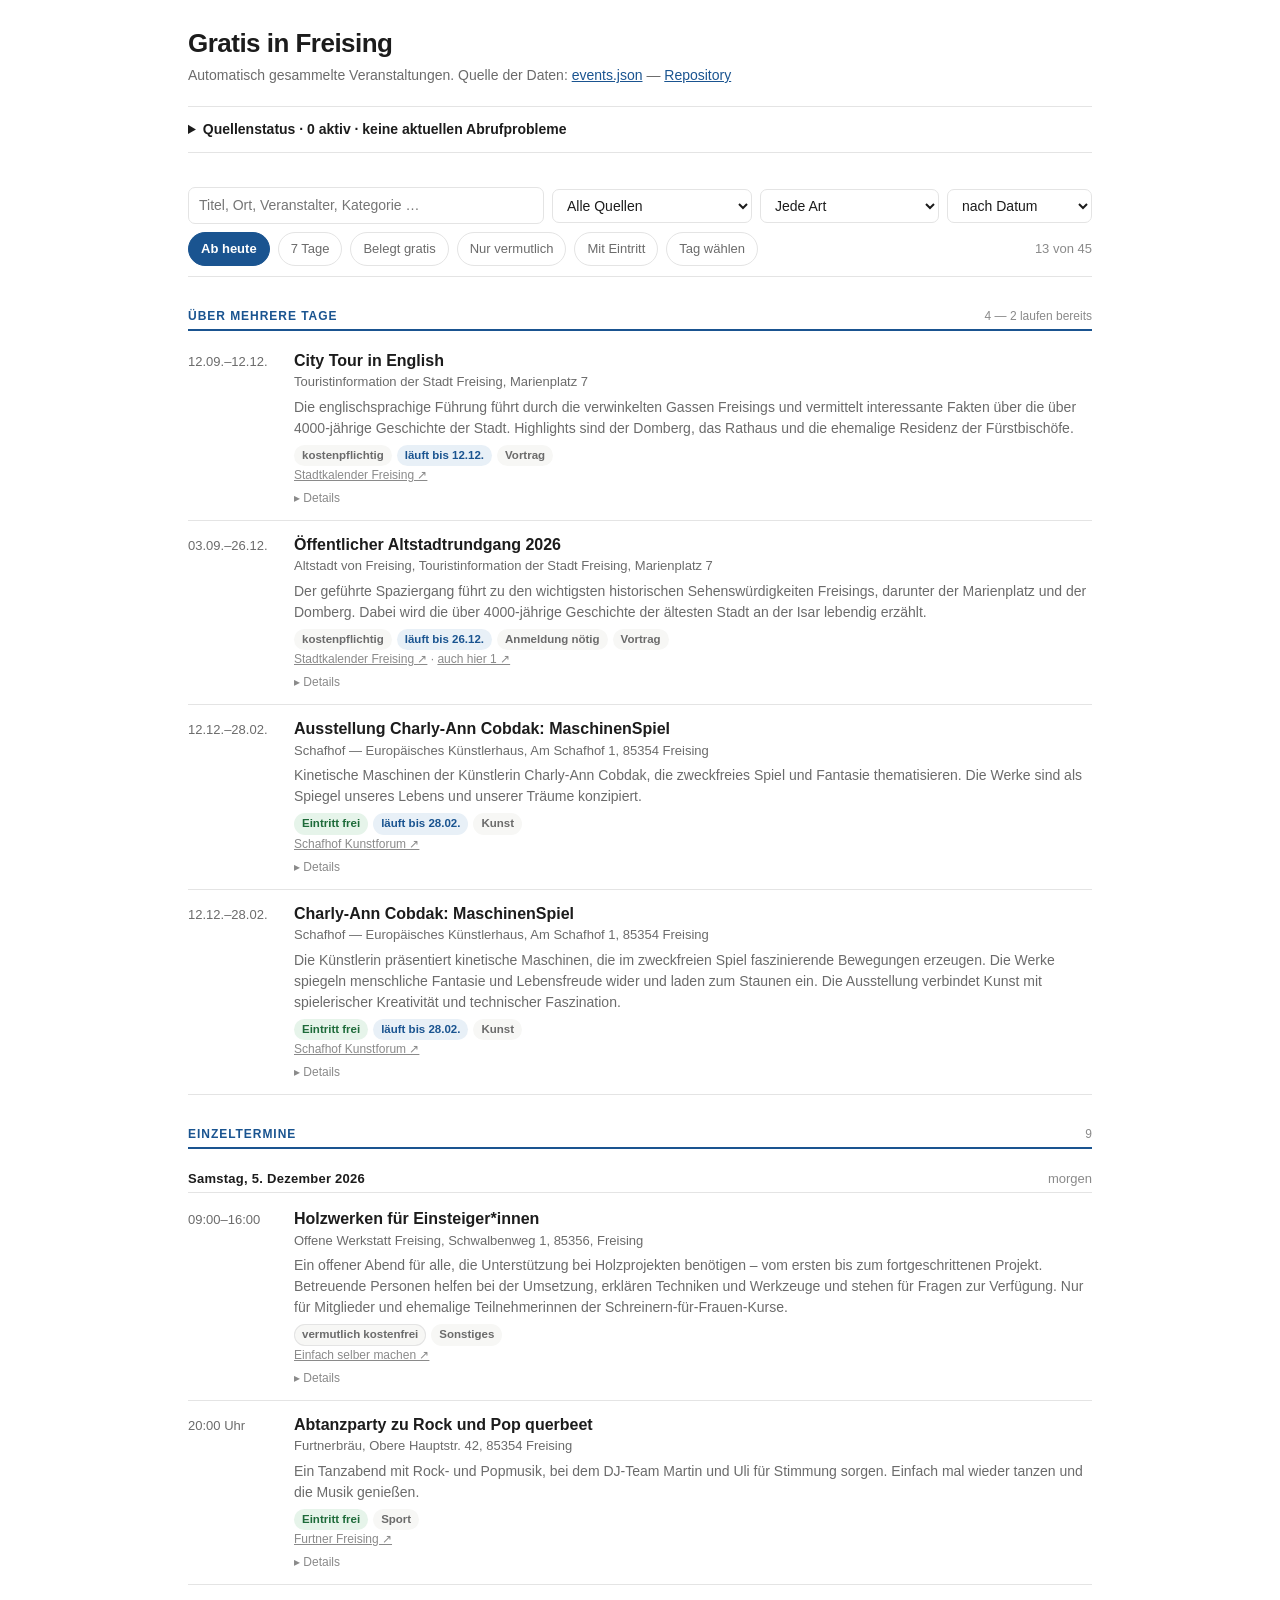
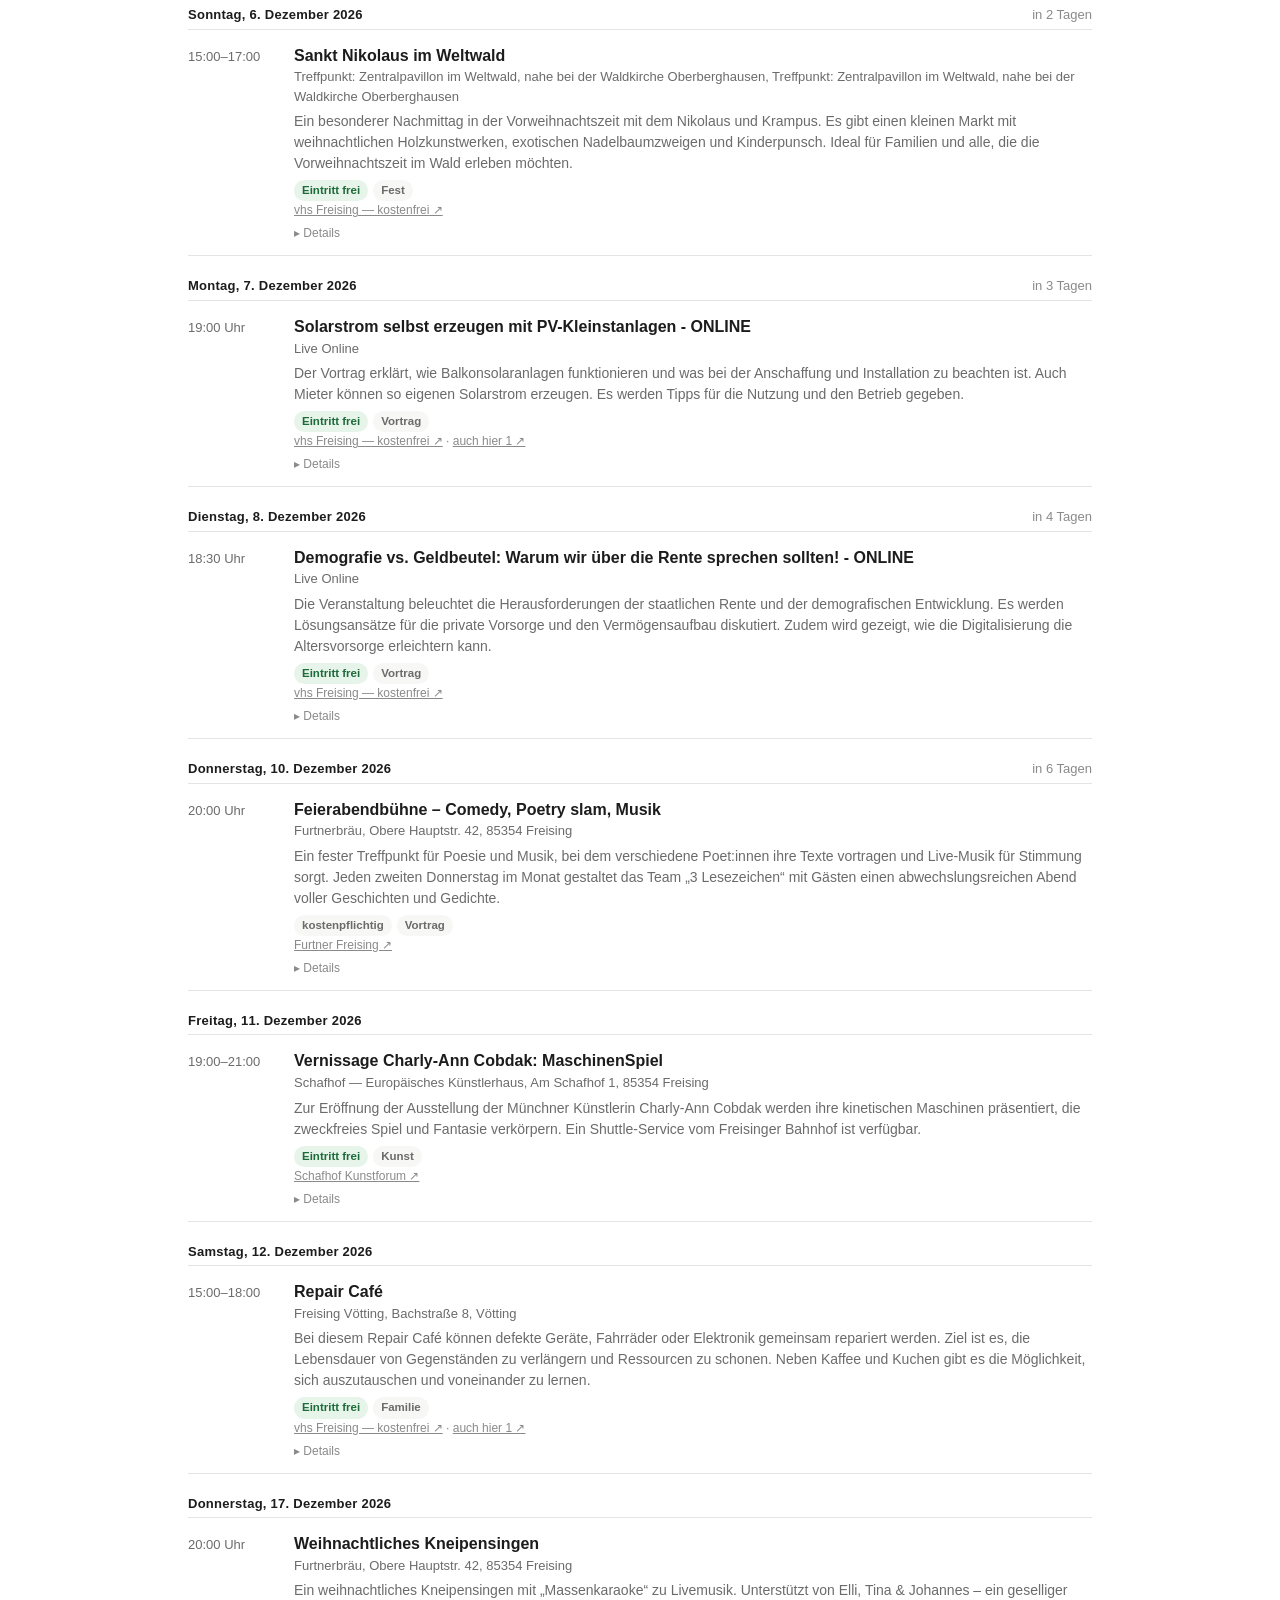
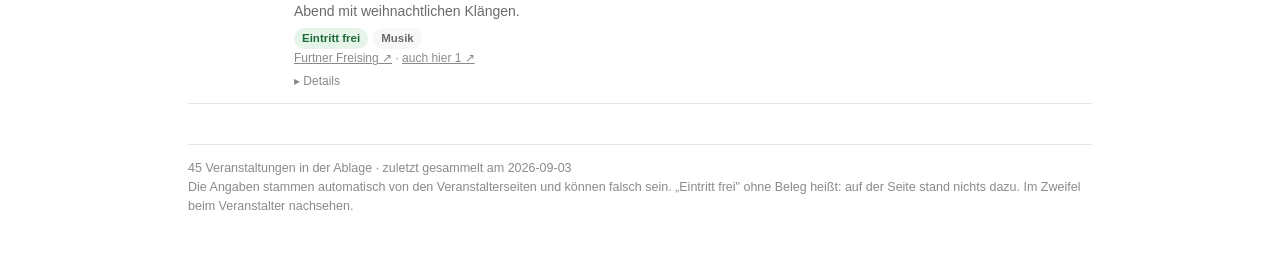
<file: index.html>
<!doctype html>
<html lang="de">
<head>
<meta charset="utf-8">
<meta name="viewport" content="width=device-width, initial-scale=1">
<title>Gratis in Freising — Eventübersicht</title>
<link rel="stylesheet" href="quellenstatus.css">
<script src="quellenstatus.js" defer></script>
<style>
/* Bewusst ohne externe Schriften und Bibliotheken: die Seite soll auch dann
   funktionieren, wenn ein CDN nicht erreichbar ist, und nichts nachladen,
   was Besucher nicht erwarten. */
:root {
  --grund: #ffffff; --text: #1c1c1c; --leise: #6b6b6b; --leiser: #8a8a8a;
  --linie: #e4e4e4; --kasten: #f7f7f5; --blau: #1a5490; --blau-hell: #e8f0f7;
  --gruen: #1e6b3a; --gruen-hell: #e6f4ea; --gelb: #7a5b00; --gelb-hell: #fff3cd;
  --rot: #a8471a; --rot-hell: #fbeae1;
}
@media (prefers-color-scheme: dark) {
  :root {
    --grund: #16181a; --text: #e8e8e6; --leise: #a0a4a8; --leiser: #7d8288;
    --linie: #2c3034; --kasten: #1e2124; --blau: #7fb3e0; --blau-hell: #1b2b3a;
    --gruen: #7fd6a0; --gruen-hell: #16301f; --gelb: #e0c069; --gelb-hell: #332b12;
    --rot: #e5a179; --rot-hell: #33211a;
  }
}
* { box-sizing: border-box; }
body {
  margin: 0; background: var(--grund); color: var(--text);
  font-family: -apple-system, BlinkMacSystemFont, "Segoe UI", Roboto, Helvetica, Arial, sans-serif;
  line-height: 1.5; -webkit-text-size-adjust: 100%;
}
.huelle { max-width: 940px; margin: 0 auto; padding: 24px 18px 64px; }

header h1 { font-size: 26px; margin: 0 0 2px; letter-spacing: -.02em; }
header p { margin: 0; color: var(--leise); font-size: 14px; }
header a { color: var(--blau); }

/* Steuerung */
.steuerung {
  position: sticky; top: 0; z-index: 5; background: var(--grund);
  padding: 14px 0 10px; border-bottom: 1px solid var(--linie); margin: 18px 0 0;
}
.zeile { display: flex; flex-wrap: wrap; gap: 8px; align-items: center; }
.zeile + .zeile { margin-top: 8px; }
input[type=search], select {
  font: inherit; font-size: 14px; padding: 7px 10px; color: var(--text);
  background: var(--grund); border: 1px solid var(--linie); border-radius: 7px;
}
input[type=search] { flex: 1 1 220px; min-width: 0; }
button.filter {
  font: inherit; font-size: 13px; padding: 6px 12px; cursor: pointer;
  background: var(--grund); color: var(--leise);
  border: 1px solid var(--linie); border-radius: 999px;
}
button.filter[aria-pressed="true"] {
  background: var(--blau); border-color: var(--blau); color: #fff; font-weight: 600;
}
@media (prefers-color-scheme: dark) {
  button.filter[aria-pressed="true"] { color: #10161c; }
}
.zahl { color: var(--leiser); font-size: 13px; margin-left: auto; white-space: nowrap; }

/* Liste */
.tag {
  font-size: 12px; font-weight: 700; letter-spacing: .08em; text-transform: uppercase;
  color: var(--blau); margin: 30px 0 6px; padding-bottom: 4px;
  border-bottom: 2px solid var(--blau);
}
/* Tage stehen unter "Einzeltermine" und damit eine Ebene tiefer — gleiches
   Gewicht wäre wieder das, was die Liste vorher unübersichtlich machte. */
.tag.datum {
  color: var(--text); border-bottom: 1px solid var(--linie);
  letter-spacing: .02em; text-transform: none; font-size: 13px; margin: 20px 0 2px;
}
.tag .rel { float: right; color: var(--leiser); font-weight: 400;
            letter-spacing: 0; text-transform: none; }

article {
  padding: 13px 0; border-bottom: 1px solid var(--linie);
  display: grid; grid-template-columns: 92px 1fr; gap: 0 14px;
}
@media (max-width: 560px) { article { grid-template-columns: 1fr; gap: 2px; } }
.wann { color: var(--leise); font-size: 13px; font-variant-numeric: tabular-nums;
        white-space: nowrap; padding-top: 2px; }
.titel { font-size: 16px; font-weight: 650; line-height: 1.35; }
.titel a { color: inherit; text-decoration: none; }
.titel a:hover { text-decoration: underline; text-decoration-color: var(--blau); }
.wo { color: var(--leise); font-size: 13px; margin-top: 1px; }
.text { color: var(--leise); font-size: 14px; margin-top: 5px; }

.marken { display: flex; flex-wrap: wrap; gap: 5px; margin-top: 6px; align-items: center; }
.marke {
  font-size: 11.5px; font-weight: 600; padding: 2px 8px; border-radius: 999px;
  background: var(--kasten); color: var(--leise); white-space: nowrap;
}
.marke.frei { background: var(--gruen-hell); color: var(--gruen); }
.marke.spende { background: var(--gelb-hell); color: var(--gelb); }
.marke.kosten { background: var(--kasten); color: var(--leise); }
.marke.vermutlich { background: var(--kasten); color: var(--leise);
                    box-shadow: inset 0 0 0 1px var(--linie); }
.marke.warnung { background: var(--rot-hell); color: var(--rot); }
.marke.dauer { background: var(--blau-hell); color: var(--blau); }
.quelle { font-size: 12px; color: var(--leiser); }
.quelle a { color: var(--leiser); }

details.beleg { margin-top: 5px; }
details.beleg summary {
  cursor: pointer; font-size: 12px; color: var(--leiser); list-style: none;
}
details.beleg summary::-webkit-details-marker { display: none; }
details.beleg summary::before { content: "▸ "; }
details.beleg[open] summary::before { content: "▾ "; }
details.beleg div {
  font-size: 13px; color: var(--leise); background: var(--kasten);
  border-radius: 6px; padding: 8px 10px; margin-top: 5px;
}
details.beleg a { color: var(--blau); word-break: break-all; }

/* Kalender */
#kalender { padding: 10px 0 4px; }
.kal-kopf { display: flex; align-items: center; gap: 10px; margin-bottom: 6px; }
.kal-kopf strong { font-size: 14px; min-width: 150px; }
.kal-kopf button {
  font: inherit; font-size: 15px; line-height: 1; cursor: pointer;
  width: 28px; height: 28px; border-radius: 6px;
  background: var(--grund); color: var(--text); border: 1px solid var(--linie);
}
.kal-gitter {
  display: grid; grid-template-columns: repeat(7, 1fr); gap: 2px; max-width: 320px;
}
.kal-gitter .wt {
  font-size: 11px; color: var(--leiser); text-align: center; padding-bottom: 2px;
}
.kal-tag {
  font: inherit; font-size: 13px; cursor: pointer; padding: 5px 0; position: relative;
  background: var(--grund); color: var(--text);
  border: 1px solid transparent; border-radius: 6px;
}
.kal-tag:disabled { color: var(--leiser); opacity: .45; cursor: default; }
.kal-tag.hat::after {
  content: ""; position: absolute; left: 50%; bottom: 3px; transform: translateX(-50%);
  width: 4px; height: 4px; border-radius: 50%; background: var(--blau);
}
.kal-tag.heute { border-color: var(--linie); font-weight: 700; }
.kal-tag[aria-pressed="true"] { background: var(--blau); color: #fff; font-weight: 700; }
.kal-tag[aria-pressed="true"]::after { background: #fff; }
@media (prefers-color-scheme: dark) {
  .kal-tag[aria-pressed="true"] { color: #10161c; }
}


.hinweis { color: var(--leiser); padding: 40px 0; text-align: center; }
footer { margin-top: 40px; padding-top: 14px; border-top: 1px solid var(--linie);
         color: var(--leiser); font-size: 12.5px; }
footer a { color: var(--leiser); }
</style>
</head>
<body>
<div class="huelle">

<header>
  <h1>Gratis in Freising</h1>
  <p>Automatisch gesammelte Veranstaltungen. Quelle der Daten:
     <a href="daten/events.json">events.json</a> —
     <a href="https://github.com/JoanaBayraktar/gratis-in-freising">Repository</a></p>
</header>
<details class="quellenstatus" data-quellenstatus><summary>Quellenstatus</summary>
  <p>Für die Quellenübersicht bitte JavaScript aktivieren. <a href="daten/quellen-status.json">Abrufdaten ansehen</a>.</p>
</details>

<div class="steuerung">
  <div class="zeile">
    <input type="search" id="suche" placeholder="Titel, Ort, Veranstalter, Kategorie …"
           autocomplete="off" aria-label="Suchen">
    <select id="quelle" aria-label="Quelle"><option value="">Alle Quellen</option></select>
    <select id="kategorie" aria-label="Art der Veranstaltung">
      <option value="">Jede Art</option></select>
    <select id="sortierung" aria-label="Sortierung">
      <option value="datum">nach Datum</option>
      <option value="titel">nach Titel</option>
      <option value="gefunden">zuletzt gefunden</option>
    </select>
  </div>
  <div class="zeile" id="filter">
    <button class="filter" data-f="kommend" aria-pressed="true">Ab heute</button>
    <button class="filter" data-f="woche" aria-pressed="false">7 Tage</button>
    <button class="filter" data-f="gratis" aria-pressed="false">Belegt gratis</button>
    <button class="filter" data-f="pruefen" aria-pressed="false">Nur vermutlich</button>
    <button class="filter" data-f="mitpreis" aria-pressed="false">Mit Eintritt</button>
    <button class="filter" id="kalenderknopf" aria-pressed="false"
            aria-controls="kalender">Tag wählen</button>
    <span class="zahl" id="zahl"></span>
  </div>
  <div id="kalender" hidden></div>
</div>

<main id="liste"><p class="hinweis">Lade Daten …</p></main>


<footer id="fuss"></footer>
</div>

<script>
"use strict";

const WOCHENTAGE = ["Sonntag","Montag","Dienstag","Mittwoch","Donnerstag","Freitag","Samstag"];
const MONATE = ["Januar","Februar","März","April","Mai","Juni","Juli","August",
                "September","Oktober","November","Dezember"];

const liste = document.getElementById("liste");
const fuss  = document.getElementById("fuss");
const zahl  = document.getElementById("zahl");

let EVENTS = [];
const zustand = { suche: "", quelle: "", kategorie: "", sortierung: "datum",
                  tag: null, filter: new Set(["kommend"]) };

// --- Hilfen -----------------------------------------------------------------

const heute = () => { const d = new Date(); d.setHours(0,0,0,0); return d; };

/** Datumsteil ohne Zeitzonenkorrektur: die Daten stehen in Ortszeit ohne Suffix,
    `new Date("2026-08-19")` würde als UTC gelesen und könnte einen Tag zurück
    springen. Deshalb die Bestandteile einzeln übergeben. */
function alsDatum(wert) {
  if (!wert) return null;
  const t = wert.slice(0, 10).split("-").map(Number);
  if (t.length !== 3 || t.some(isNaN)) return null;
  return new Date(t[0], t[1] - 1, t[2]);
}

function spanne(ev) {
  const b = alsDatum(ev.beginn);
  const e = alsDatum(ev.ende) || b;
  return [b, (e && b && e < b) ? b : e];
}
const istDauer = ev => { const [b,e] = spanne(ev); return b && e && e > b; };

function zeit(ev) {
  if (ev.ganztaegig) return "ganztägig";
  const t = (ev.beginn || "").slice(11, 16);
  if (!t) return "";
  const bis = (ev.ende || "").slice(11, 16);
  const selberTag = (ev.ende || "").slice(0,10) === (ev.beginn || "").slice(0,10);
  return (bis && selberTag && bis !== t) ? `${t}–${bis}` : `${t} Uhr`;
}

function datumLang(d) {
  return `${WOCHENTAGE[d.getDay()]}, ${d.getDate()}. ${MONATE[d.getMonth()]} ${d.getFullYear()}`;
}
const kurz = d => `${String(d.getDate()).padStart(2,"0")}.${String(d.getMonth()+1).padStart(2,"0")}.`;

function relativ(d) {
  const tage = Math.round((d - heute()) / 86400000);
  if (tage === 0) return "heute";
  if (tage === 1) return "morgen";
  if (tage < 0)   return `vor ${-tage} Tagen`;
  if (tage < 7)   return `in ${tage} Tagen`;
  return "";
}

/** Deckt sich mit scripts/regeln.py — wer hier etwas ändert, muss es dort auch tun. */
const BESCHRIFTUNG = { frei: "Eintritt frei", spende: "Spende erbeten",
                       vermutlich: "vermutlich kostenfrei", kosten: "kostenpflichtig" };

function anzeige(ev) {
  if (ev.manuell_bestaetigt)
    return { frei: "frei", spende: "spende", kostenpflichtig: "kosten" }[ev.eintritt] || "vermutlich";
  if (ev.eintritt === "kostenpflichtig") return "kosten";
  if ((ev.eintritt === "frei" || ev.eintritt === "spende")
      && ev.eintritt_confidence === "hoch")
    return ev.eintritt === "frei" ? "frei" : "spende";
  return "vermutlich";
}
const zuPruefen = ev => anzeige(ev) === "vermutlich";
const gesichertGratis = ev => anzeige(ev) === "frei" || anzeige(ev) === "spende";

function escape(s) {
  return String(s == null ? "" : s)
    .replace(/&/g,"&amp;").replace(/</g,"&lt;").replace(/>/g,"&gt;")
    .replace(/"/g,"&quot;");
}

// --- Auswahl ----------------------------------------------------------------

function passt(ev) {
  const [b, e] = spanne(ev);
  if (!b) return false;
  const h = heute();

  if (!zustand.tag && zustand.filter.has("kommend") && e < h) return false;
  if (!zustand.tag && zustand.filter.has("woche")) {
    const grenze = new Date(h); grenze.setDate(grenze.getDate() + 7);
    if (b > grenze || e < h) return false;
  }
  if (zustand.filter.has("gratis") && !gesichertGratis(ev)) return false;
  if (zustand.filter.has("pruefen") && !zuPruefen(ev)) return false;
  if (zustand.filter.has("mitpreis") && anzeige(ev) !== "kosten") return false;
  if (zustand.quelle && ev.quelle_name !== zustand.quelle) return false;
  if (zustand.kategorie && ev.kategorie !== zustand.kategorie) return false;

  // Ein gewählter Tag schlägt die Zeitfilter: Wer den 12. September anklickt,
  // will den 12. September sehen, auch wenn "7 Tage" noch gedrückt ist.
  if (zustand.tag) {
    const t = alsDatum(zustand.tag);
    if (b > t || e < t) return false;
  }

  if (zustand.suche) {
    const heu = [ev.titel, ev.ort_name, ev.ort_adresse, ev.veranstalter,
                 ev.kategorie, ev.beschreibung, ev.quelle_name]
                .filter(Boolean).join(" ").toLowerCase();
    if (!zustand.suche.split(/\s+/).every(w => heu.includes(w))) return false;
  }
  return true;
}

// --- Darstellung ------------------------------------------------------------

function marken(ev) {
  const m = [];
  const art = anzeige(ev);
  m.push(`<span class="marke ${art}">${escape(BESCHRIFTUNG[art])}</span>`);
  if (istDauer(ev)) {
    const [, e] = spanne(ev);
    m.push(`<span class="marke dauer">läuft bis ${kurz(e)}</span>`);
  }
  if (ev.ausgebucht)          m.push(`<span class="marke warnung">ausgebucht</span>`);
  if (ev.status === "abgesagt") m.push(`<span class="marke warnung">abgesagt</span>`);
  if (ev.status === "verschwunden") m.push(`<span class="marke warnung">nicht mehr gelistet</span>`);
  if (ev.anmeldung_noetig)    m.push(`<span class="marke">Anmeldung nötig</span>`);
  if (ev.manuell_bestaetigt)  m.push(`<span class="marke">von Hand geprüft</span>`);
  if (ev.kategorie)           m.push(`<span class="marke">${escape(ev.kategorie)}</span>`);
  return m.join("");
}

function quellenzeile(ev) {
  const teile = [];
  if (ev.quelle_url)
    teile.push(`<a href="${escape(ev.quelle_url)}" rel="noopener noreferrer" target="_blank">${escape(ev.quelle_name || "Quelle")} ↗</a>`);
  else if (ev.quelle_name) teile.push(escape(ev.quelle_name));
  (ev.quellen_weitere || []).forEach((u, i) =>
    teile.push(`<a href="${escape(u)}" rel="noopener noreferrer" target="_blank">auch hier ${i + 1} ↗</a>`));
  return teile.length ? `<div class="quelle">${teile.join(" · ")}</div>` : "";
}

function karte(ev) {
  const [b, e] = spanne(ev);
  const ort = [ev.ort_name, ev.ort_adresse].filter(Boolean).join(", ");
  const titel = ev.quelle_url
    ? `<a href="${escape(ev.quelle_url)}" rel="noopener noreferrer" target="_blank">${escape(ev.titel)}</a>`
    : escape(ev.titel);

  const wann = istDauer(ev) ? `${kurz(b)}–${kurz(e)}` : zeit(ev);

  const belegteile = [];
  if (ev.eintritt_beleg)
    belegteile.push(`<strong>Beleg:</strong> „${escape(ev.eintritt_beleg)}"`);
  belegteile.push(`<strong>Sicherheit:</strong> ${escape(ev.eintritt_confidence || "—")}`);
  if (ev.veranstalter) belegteile.push(`<strong>Veranstalter:</strong> ${escape(ev.veranstalter)}`);
  if (ev.zielgruppe)   belegteile.push(`<strong>Für:</strong> ${escape(ev.zielgruppe)}`);
  belegteile.push(`<strong>Zuerst gesehen:</strong> ${escape(ev.zuerst_gesehen || "—")} ·
                   <strong>zuletzt:</strong> ${escape(ev.zuletzt_gesehen || "—")}`);

  return `<article>
    <div class="wann">${escape(wann)}</div>
    <div>
      <div class="titel">${titel}</div>
      ${ort ? `<div class="wo">${escape(ort)}</div>` : ""}
      ${ev.beschreibung ? `<div class="text">${escape(ev.beschreibung)}</div>` : ""}
      <div class="marken">${marken(ev)}</div>
      ${quellenzeile(ev)}
      <details class="beleg"><summary>Details</summary>
        <div>${belegteile.join("<br>")}</div></details>
    </div>
  </article>`;
}

function zeichnen() {
  const gewaehlt = EVENTS.filter(passt);

  if (zustand.sortierung === "titel")
    gewaehlt.sort((a, b) => (a.titel || "").localeCompare(b.titel || "", "de"));
  else if (zustand.sortierung === "gefunden")
    gewaehlt.sort((a, b) => (b.zuerst_gesehen || "").localeCompare(a.zuerst_gesehen || "")
                            || (a.beginn || "").localeCompare(b.beginn || ""));
  else
    gewaehlt.sort((a, b) => (a.beginn || "").localeCompare(b.beginn || ""));

  zahl.textContent = `${gewaehlt.length} von ${EVENTS.length}`;

  if (!gewaehlt.length) {
    liste.innerHTML = `<p class="hinweis">Nichts gefunden. Filter ändern?</p>`;
    return;
  }

  // Nach Datum gruppiert, sonst als durchgehende Liste — eine Tagesüberschrift
  // über einer alphabetischen Sortierung wäre irreführend.
  if (zustand.sortierung !== "datum") {
    liste.innerHTML = gewaehlt.map(karte).join("");
    return;
  }

  // Mehrtägiges kommt vollständig nach oben, nicht teils hier und teils unter
  // einer Tagesüberschrift. Vorher stand eine laufende Ausstellung unter
  // "Läuft gerade" und die morgen beginnende unter ihrem Datum — zwei Orte für
  // dieselbe Sorte Termin, und man sucht beide ab.
  const h = heute();
  const dauer  = gewaehlt.filter(istDauer);
  const uebrig = gewaehlt.filter(ev => !istDauer(ev));
  dauer.sort((a, b) => spanne(a)[1] - spanne(b)[1]);

  let html = "";
  if (dauer.length) {
    const laufen = dauer.filter(ev => spanne(ev)[0] <= h).length;
    const bemerkung = laufen === dauer.length ? "läuft bereits"
                    : laufen ? `${laufen} laufen bereits` : "beginnt später";
    html += `<h2 class="tag">Über mehrere Tage
             <span class="rel">${dauer.length} — ${escape(bemerkung)}</span></h2>`
         + dauer.map(karte).join("");
    if (uebrig.length)
      html += `<h2 class="tag">Einzeltermine
               <span class="rel">${uebrig.length}</span></h2>`;
  }

  let letzter = "";
  for (const ev of uebrig) {
    const tag = (ev.beginn || "").slice(0, 10);
    if (tag !== letzter) {
      letzter = tag;
      const d = alsDatum(tag);
      const rel = d ? relativ(d) : "";
      html += `<h2 class="tag datum">${d ? escape(datumLang(d)) : "ohne Datum"}
               ${rel ? `<span class="rel">${escape(rel)}</span>` : ""}</h2>`;
    }
    html += karte(ev);
  }
  liste.innerHTML = html;
}

// --- Kalender ---------------------------------------------------------------

let kalenderMonat = null;   // erster Tag des angezeigten Monats

/** An welchen Tagen liegt überhaupt etwas? Mehrtägiges zählt an jedem Tag,
    sonst hätte eine Ausstellung im Kalender nur einen einzigen Punkt. */
function belegteTage() {
  const menge = new Set();
  for (const ev of EVENTS) {
    const [b, e] = spanne(ev);
    if (!b) continue;
    for (const d = new Date(b); d <= e; d.setDate(d.getDate() + 1)) {
      menge.add(schluesselTag(d));
      if (menge.size > 5000) break;   // Notbremse gegen kaputte Enddaten
    }
  }
  return menge;
}

const schluesselTag = d => `${d.getFullYear()}-${String(d.getMonth()+1).padStart(2,"0")}-${String(d.getDate()).padStart(2,"0")}`;

function kalenderZeichnen() {
  const kasten = document.getElementById("kalender");
  if (kasten.hidden) return;

  const h = heute();
  if (!kalenderMonat) kalenderMonat = new Date(h.getFullYear(), h.getMonth(), 1);
  const monat = kalenderMonat;
  const belegt = belegteTage();

  // Montag als erster Tag der Woche: Sonntag ist 0, muss ans Ende.
  const ersterWochentag = (new Date(monat.getFullYear(), monat.getMonth(), 1).getDay() + 6) % 7;
  const tageImMonat = new Date(monat.getFullYear(), monat.getMonth() + 1, 0).getDate();

  let zellen = ["Mo","Di","Mi","Do","Fr","Sa","So"]
    .map(w => `<div class="wt">${w}</div>`).join("");
  zellen += "<div></div>".repeat(ersterWochentag);

  for (let tag = 1; tag <= tageImMonat; tag++) {
    const d = new Date(monat.getFullYear(), monat.getMonth(), tag);
    const s = schluesselTag(d);
    const klassen = ["kal-tag"];
    if (belegt.has(s)) klassen.push("hat");
    if (s === schluesselTag(h)) klassen.push("heute");
    zellen += `<button class="${klassen.join(" ")}" data-tag="${s}"
      aria-pressed="${zustand.tag === s ? "true" : "false"}"
      ${belegt.has(s) ? "" : "disabled"}>${tag}</button>`;
  }

  kasten.innerHTML = `
    <div class="kal-kopf">
      <button data-schritt="-1" aria-label="Vorheriger Monat">‹</button>
      <strong>${MONATE[monat.getMonth()]} ${monat.getFullYear()}</strong>
      <button data-schritt="1" aria-label="Nächster Monat">›</button>
      ${zustand.tag ? `<button data-schritt="0" style="width:auto;padding:0 10px">Tag lösen</button>` : ""}
    </div>
    <div class="kal-gitter">${zellen}</div>`;
}

document.getElementById("kalenderknopf").addEventListener("click", ereignis => {
  const kasten = document.getElementById("kalender");
  kasten.hidden = !kasten.hidden;
  ereignis.currentTarget.setAttribute("aria-pressed", kasten.hidden ? "false" : "true");
  kalenderZeichnen();
});

document.getElementById("kalender").addEventListener("click", ereignis => {
  const schritt = ereignis.target.closest("[data-schritt]");
  if (schritt) {
    const n = Number(schritt.dataset.schritt);
    if (n === 0) zustand.tag = null;
    else kalenderMonat = new Date(kalenderMonat.getFullYear(), kalenderMonat.getMonth() + n, 1);
    kalenderZeichnen(); zeichnen();
    return;
  }
  const tag = ereignis.target.closest(".kal-tag");
  if (!tag) return;
  zustand.tag = zustand.tag === tag.dataset.tag ? null : tag.dataset.tag;
  kalenderZeichnen(); zeichnen();
});



// --- Bedienung --------------------------------------------------------------

document.getElementById("suche").addEventListener("input", ereignis => {
  zustand.suche = ereignis.target.value.trim().toLowerCase();
  zeichnen();
});
document.getElementById("quelle").addEventListener("change", ereignis => {
  zustand.quelle = ereignis.target.value; zeichnen();
});
document.getElementById("kategorie").addEventListener("change", ereignis => {
  zustand.kategorie = ereignis.target.value; zeichnen();
});
document.getElementById("sortierung").addEventListener("change", ereignis => {
  zustand.sortierung = ereignis.target.value; zeichnen();
});
document.getElementById("filter").addEventListener("click", ereignis => {
  const knopf = ereignis.target.closest("button.filter");
  if (!knopf) return;
  const name = knopf.dataset.f;
  // "Ab heute" und "7 Tage" schliessen einander aus, alles andere ist frei
  // kombinierbar.
  if (name === "kommend" || name === "woche") {
    const anderer = name === "kommend" ? "woche" : "kommend";
    zustand.filter.delete(anderer);
  }
  zustand.filter.has(name) ? zustand.filter.delete(name) : zustand.filter.add(name);
  document.querySelectorAll("button.filter").forEach(k =>
    k.setAttribute("aria-pressed", zustand.filter.has(k.dataset.f) ? "true" : "false"));
  zeichnen();
});

// --- Laden ------------------------------------------------------------------

/* Eingriffe von Hand aus dem internen Bereich anwenden — ausblenden,
   korrigieren, eigene anhaengen, in dieser Reihenfolge. Dieselben drei
   Schritte macht scripts/verwaltung.py fuer den Kalender; hier
   stehen sie noch einmal, damit eine Aenderung sofort sichtbar ist und nicht
   erst nach dem naechsten naechtlichen Lauf. Wer dort etwas aendert, muss
   hier nachziehen. */
const KORRIGIERBAR = ["titel", "beginn", "ende", "ganztaegig", "ort_name",
  "ort_adresse", "veranstalter", "beschreibung", "kategorie", "zielgruppe",
  "besonderheit", "eintritt", "dauertermin", "ausgebucht", "anmeldung_noetig",
  "quelle_url", "status"];

function verwaltungAnwenden(events, v) {
  const versteckt = (v && v.ausgeblendet) || {};
  const korrekturen = (v && v.korrekturen) || {};
  const eigene = (v && v.eigene) || [];

  const liste = [];
  for (const ev of events) {
    if (versteckt[ev.id]) continue;
    const k = korrekturen[ev.id];
    if (!k) { liste.push(ev); continue; }
    const e = { ...ev };
    for (const feld of KORRIGIERBAR) if (feld in k) e[feld] = k[feld];
    // Nur eine ausdrueckliche Preiskorrektur hebt die Einstufung von
    // "vermutlich kostenfrei" auf "Eintritt frei" — ein berichtigter Ort
    // ist keine Preispruefung.
    if ("eintritt" in k) e.manuell_bestaetigt = true;
    liste.push(e);
  }
  const da = new Set(liste.map(e => e.id));
  for (const ev of eigene) {
    if (versteckt[ev.id] || da.has(ev.id)) continue;
    liste.push({ ...ev, manuell_bestaetigt: true });
  }
  return liste;
}

Promise.all([
  fetch("daten/events.json", { cache: "no-cache" }).then(antwort => {
    if (!antwort.ok) throw new Error(`HTTP ${antwort.status}`);
    return antwort.json();
  }),
  // Fehlt die Verwaltungsdatei oder ist sie kaputt, zeigt die Seite eben nur
  // das Gesammelte. Ein Eingriff, der nicht ankommt, ist aergerlich; eine
  // leere Seite waere schlimmer.
  fetch("daten/verwaltung.json", { cache: "no-cache" })
    .then(a => (a.ok ? a.json() : null)).catch(() => null),
])
  .then(([daten, verwaltung]) => {
    EVENTS = verwaltungAnwenden(
      (daten.events || []).filter(ev => ev && ev.titel && ev.beginn), verwaltung);

    const auswahl = document.getElementById("quelle");
    [...new Set(EVENTS.map(ev => ev.quelle_name).filter(Boolean))].sort()
      .forEach(name => {
        const o = document.createElement("option");
        o.value = o.textContent = name;
        auswahl.appendChild(o);
      });

    const arten = document.getElementById("kategorie");
    [...new Set(EVENTS.map(ev => ev.kategorie).filter(Boolean))]
      .sort((a, b) => a.localeCompare(b, "de"))
      .forEach(name => {
        const o = document.createElement("option");
        o.value = o.textContent = name;
        arten.appendChild(o);
      });

    const letzte = EVENTS.map(ev => ev.zuletzt_gesehen).filter(Boolean).sort().pop();
    fuss.innerHTML = `${EVENTS.length} Veranstaltungen in der Ablage
      ${letzte ? `· zuletzt gesammelt am ${escape(letzte)}` : ""}<br>
      Die Angaben stammen automatisch von den Veranstalterseiten und können
      falsch sein. „Eintritt frei" ohne Beleg heißt: auf der Seite stand nichts
      dazu. Im Zweifel beim Veranstalter nachsehen.`;

    zeichnen();
  })
  .catch(fehler => {
    liste.innerHTML = `<p class="hinweis">Daten konnten nicht geladen werden
      (${escape(fehler.message)}).<br>Die Seite erwartet <code>daten/events.json</code>
      im selben Verzeichnis.</p>`;
  });
</script>
</body>
</html>
</file>
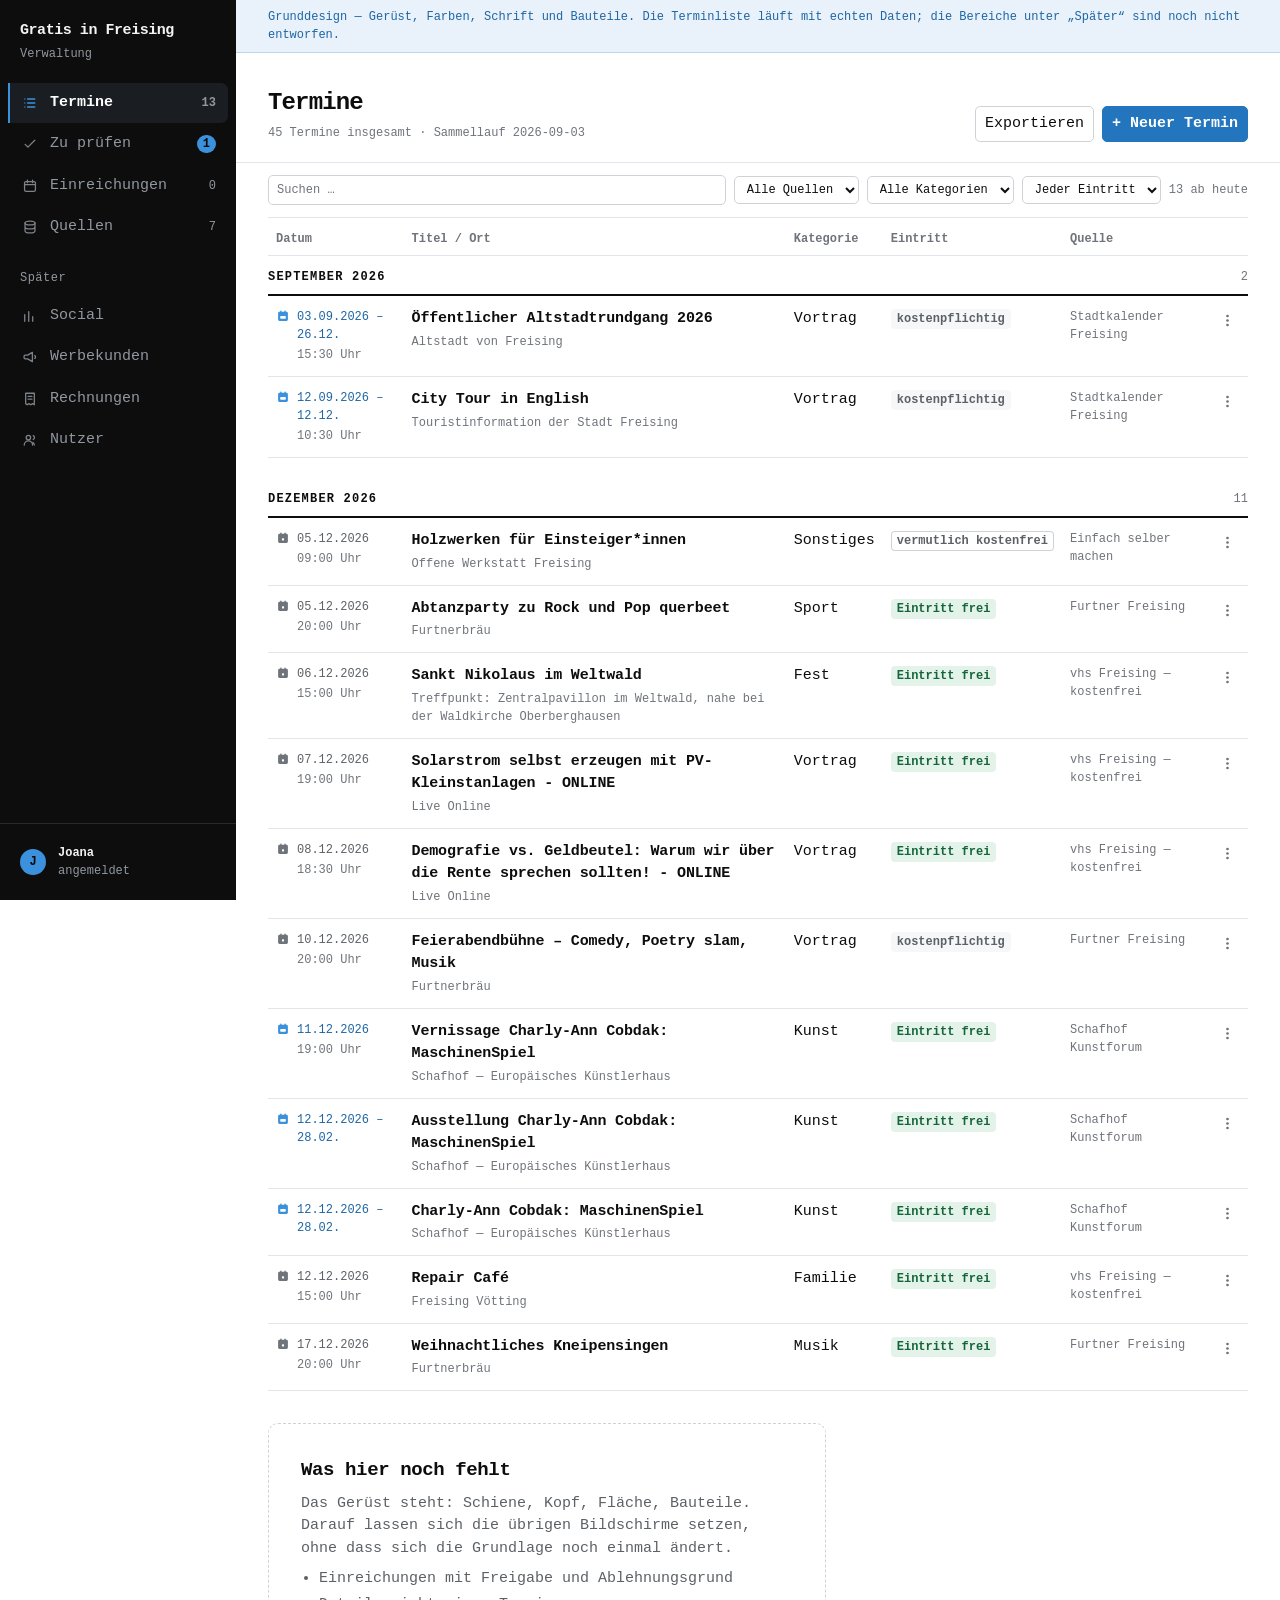
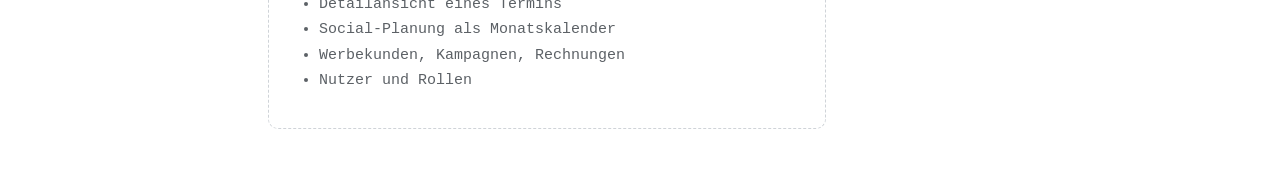
<file: entwurf.html>
<!doctype html>
<html lang="de">
<head>
<meta charset="utf-8">
<meta name="viewport" content="width=device-width, initial-scale=1">
<meta name="robots" content="noindex, nofollow">
<title>Grunddesign — Gratis in Freising</title>
<style>
/* ============================================================
   GRUNDDESIGN
   ------------------------------------------------------------
   Drei Farben, klar verteilt statt gleichmaessig gemischt:

     Schwarz  traegt die Navigation. Sie ist immer da und soll
              zurueckstehen — eine Kante, kein Mitspieler.
     Weiss    ist die Arbeitsflaeche. Dort stehen die Daten,
              und dort ist Platz.
     Blau     erscheint nur, wo etwas aktiv ist oder gerade
              geschieht. Sparsamkeit ist der Grund, warum es
              wirkt: Waere die halbe Seite blau, hiesse Blau
              nichts mehr.

   Festbreitenschrift, weil die Anwendung fast nur aus Datum,
   Zeitraum, Betrag und Zaehler besteht.
   ============================================================ */
:root {
  --mono: ui-monospace, SFMono-Regular, "SF Mono", Menlo, Consolas,
          "Liberation Mono", "Courier New", monospace;

  --haupt: #3b91db;        /* Marke: Flaechen, Kanten, aktive Zustaende */
  --haupt-text: #1e66a4;   /* Links und kleine Schrift auf Hell — 6,0:1 */
  --haupt-satt: #2376be;   /* gefuellte Knoepfe, weisse Schrift — 4,8:1 */
  --haupt-hell: #e9f1fa; --haupt-rand: #b9d7f0;

  --grund: #ffffff; --text: #0d0d0d; --leise: #5c6166; --leiser: #6f747a;
  --linie: #e3e5e8; --linie-satt: #cfd3d8; --kasten: #f6f7f9;

  /* Die Schiene. Eigene Werte, weil sie auf Schwarz lebt und die
     Graustufen der Arbeitsflaeche dort nicht lesbar waeren. */
  --schiene: #0d0d0d; --schiene-text: #f2f3f4; --schiene-leise: #9198a0;
  --schiene-linie: #262a2e; --schiene-aktiv: #1a1d21;

  --gruen: #16653a; --gruen-hell: #e4f3ea; --gelb: #6f5300; --gelb-hell: #fdf1cf;
  --rot: #9c4218; --rot-hell: #fae8de;

  --s1: 4px; --s2: 8px; --s3: 12px; --s4: 20px; --s5: 32px; --s6: 52px;
  --schatten-klein: 0 4px 12px -3px rgba(13,13,13,.18), 0 1px 3px rgba(13,13,13,.10);
  --schatten-gross: 0 24px 48px -12px rgba(13,13,13,.30), 0 6px 16px -6px rgba(13,13,13,.14);
  --schwung: cubic-bezier(.16, 1, .3, 1);
}
@media (prefers-color-scheme: dark) {
  :root {
    --haupt: #3b91db; --haupt-text: #7eb6e7; --haupt-satt: #3b91db;
    --haupt-hell: #14293c; --haupt-rand: #29506f;
    --grund: #121417; --text: #eceeef; --leise: #9ba1a7; --leiser: #939aa1;
    --linie: #272b30; --linie-satt: #363b41; --kasten: #191c20;
    --schiene: #08090a; --schiene-text: #eceeef; --schiene-leise: #868d95;
    --schiene-linie: #1e2226; --schiene-aktiv: #16191d;
    --gruen: #7fd6a0; --gruen-hell: #14301e; --gelb: #e2c26b; --gelb-hell: #322a11;
    --rot: #e7a37b; --rot-hell: #32211a;
    --schatten-klein: 0 4px 12px -3px rgba(0,0,0,.6), 0 1px 3px rgba(0,0,0,.5);
    --schatten-gross: 0 24px 48px -12px rgba(0,0,0,.75), 0 6px 16px -6px rgba(0,0,0,.5);
  }
}

* { box-sizing: border-box; }
html { color-scheme: light dark; }
body {
  margin: 0; background: var(--grund); color: var(--text);
  font-family: var(--mono); font-size: 15px; line-height: 1.5;
  font-variant-numeric: tabular-nums; -webkit-font-smoothing: antialiased;
}
::selection { background: var(--haupt); color: #fff; }
:root { accent-color: var(--haupt); scrollbar-color: var(--linie-satt) transparent; }
::-webkit-scrollbar { width: 11px; height: 11px; }
::-webkit-scrollbar-track { background: transparent; }
::-webkit-scrollbar-thumb { background: var(--linie-satt); border-radius: 99px;
                            border: 3px solid var(--grund); }
:focus-visible { outline: 2px solid var(--haupt); outline-offset: 2px; border-radius: 3px; }
a { color: var(--haupt-text); text-underline-offset: 3px; }

/* ---------- Gerüst ---------- */
.app { display: grid; grid-template-columns: 236px 1fr; min-height: 100vh; }

/* ---------- Schiene ---------- */
.schiene {
  background: var(--schiene); color: var(--schiene-text);
  display: flex; flex-direction: column; position: sticky; top: 0;
  height: 100vh; padding: var(--s4) 0;
}
.schiene .marke { padding: 0 var(--s4) var(--s4); }
.schiene .marke b { display: block; font-size: 15px; font-weight: 700; letter-spacing: -.03em; }
.schiene .marke span { display: block; font-size: 12px; color: var(--schiene-leise); margin-top: 2px; }

.schiene nav { display: flex; flex-direction: column; gap: 1px; padding: 0 var(--s2); }
.schiene .gruppe {
  font-size: 12px; color: var(--schiene-leise); padding: var(--s4) var(--s3) var(--s2);
  letter-spacing: .04em;
}
.schiene a.punkt {
  display: flex; align-items: center; gap: var(--s3);
  padding: 9px var(--s3); border-radius: 7px; text-decoration: none;
  color: var(--schiene-leise); font-size: 15px;
  /* Der aktive Zustand traegt Blau als Kante, nicht als Flaeche: Eine
     ausgefuellte blaue Zeile in einer schwarzen Schiene wuerde lauter
     schreien als der Inhalt daneben. */
  border-left: 2px solid transparent; border-radius: 0 7px 7px 0;
}
.schiene a.punkt:hover { background: var(--schiene-aktiv); color: var(--schiene-text); }
.schiene a.punkt[aria-current="page"] {
  background: var(--schiene-aktiv); color: #fff; border-left-color: var(--haupt); font-weight: 700;
}
.schiene a.punkt svg { width: 16px; height: 16px; flex: none; opacity: .85; }
.schiene a.punkt[aria-current="page"] svg { opacity: 1; color: var(--haupt); }
.schiene a.punkt .zaehler {
  margin-left: auto; font-size: 12px; color: var(--schiene-leise);
}
.schiene a.punkt .zaehler.wach {
  background: var(--haupt); color: #08090a; font-weight: 700;
  border-radius: 99px; padding: 0 6px;
}

.schiene .fuss {
  margin-top: auto; padding: var(--s4) var(--s4) 0; border-top: 1px solid var(--schiene-linie);
  display: flex; align-items: center; gap: var(--s3); font-size: 12px;
}
.schiene .fuss .kreis {
  width: 26px; height: 26px; border-radius: 99px; flex: none;
  background: var(--haupt); color: #08090a;
  display: grid; place-items: center; font-weight: 700; font-size: 12px;
}
.schiene .fuss b { display: block; font-weight: 700; color: var(--schiene-text); }
.schiene .fuss span { color: var(--schiene-leise); }

/* ---------- Arbeitsfläche ---------- */
.flaeche { min-width: 0; display: flex; flex-direction: column; }
.seitenkopf {
  padding: var(--s5) var(--s5) var(--s4);
  display: flex; align-items: flex-end; gap: var(--s4) var(--s5); flex-wrap: wrap;
  border-bottom: 1px solid var(--linie);
}
.seitenkopf h1 { font-size: 24px; margin: 0; font-weight: 700; letter-spacing: -.035em; }
.seitenkopf .beiwerk { color: var(--leiser); font-size: 12px; margin-top: 3px; }
.seitenkopf .tun { margin-left: auto; display: flex; gap: var(--s2); align-items: center; }
.inhalt { padding: 0 var(--s5) var(--s6); flex: 1; }

/* ---------- Bauteile ---------- */
input, select, textarea, button {
  font: inherit; font-family: var(--mono); color: var(--text);
  background: var(--grund); border: 1px solid var(--linie-satt);
  border-radius: 5px; padding: 6px 9px;
}
input::placeholder { color: var(--leiser); }
button { cursor: pointer; transition: background .12s, border-color .12s, color .12s; }
button:hover { border-color: var(--leiser); }
button.wichtig { background: var(--haupt-satt); border-color: var(--haupt-satt);
                 color: #fff; font-weight: 700; }
button.wichtig:hover { background: var(--haupt-text); border-color: var(--haupt-text); }
@media (prefers-color-scheme: dark) { button.wichtig { color: #0b1218; } }

.marke-chip {
  display: inline-block; font-size: 12px; font-weight: 700; padding: 1px 6px;
  border-radius: 4px; background: var(--kasten); color: var(--leise); white-space: nowrap;
}
.marke-chip.frei { background: var(--gruen-hell); color: var(--gruen); }
.marke-chip.spende { background: var(--gelb-hell); color: var(--gelb); }
.marke-chip.vermutlich { background: transparent; color: var(--leise);
                         box-shadow: inset 0 0 0 1px var(--linie-satt); }
.marke-chip.blau { background: var(--haupt-hell); color: var(--haupt-text); }

/* Steuerzeile über der Liste — zurückgenommen, sie grenzt nur ein. */
.steuerung {
  position: sticky; top: 0; z-index: 5; background: var(--grund);
  padding: var(--s3) 0; display: flex; gap: var(--s2); align-items: center;
  flex-wrap: wrap; border-bottom: 1px solid var(--linie);
}
.steuerung input[type=search] { flex: 1 1 200px; min-width: 0; }
.steuerung select, .steuerung input[type=search] { font-size: 12px; padding: 5px 8px; }
.zahl { color: var(--leiser); font-size: 12px; margin-left: auto; }

/* Tabelle */
table { width: 100%; border-collapse: collapse; }
th {
  text-align: left; font-size: 12px; color: var(--leiser); font-weight: 700;
  padding: var(--s3) var(--s2) 7px; border-bottom: 1px solid var(--linie); white-space: nowrap;
}
td { padding: var(--s3) var(--s2); border-bottom: 1px solid var(--linie); vertical-align: top; }
tbody tr:hover { background: var(--kasten); }
tr.monat td {
  padding: var(--s5) 0 var(--s2); border-bottom: 2px solid var(--text);
  font-size: 12px; font-weight: 700; letter-spacing: .1em; text-transform: uppercase;
}
tr.monat:first-child td { padding-top: var(--s3); }
tr.monat .wieviele { float: right; font-weight: 400; letter-spacing: 0;
                     text-transform: none; color: var(--leiser); }
tbody tr.monat:hover { background: none; }
td.datum { color: var(--leise); font-size: 12px; }
.datumzeile { display: flex; align-items: flex-start; gap: 7px; }
.art { flex: none; padding-top: 1px; }
.art svg { display: block; width: 14px; height: 14px; }
.art.dauer svg { color: var(--haupt); }
.art.einzel svg { color: var(--leiser); }
tr.dauer td.datum .wann { color: var(--haupt-text); }
.titel { font-weight: 700; letter-spacing: -.01em; }
.unter { color: var(--leiser); font-size: 12px; margin-top: 2px; }
td.menue-zelle { text-align: right; width: 40px; }
button.punkte { border: 1px solid transparent; background: none; padding: 4px;
                border-radius: 5px; color: var(--leiser); line-height: 0; }
button.punkte svg { width: 15px; height: 15px; display: block; }
button.punkte:hover { background: var(--kasten); border-color: var(--linie-satt); color: var(--text); }

/* Noch nicht entworfene Bereiche sagen das, statt etwas vorzutäuschen. */
.offen {
  margin-top: var(--s5); padding: var(--s5); border: 1px dashed var(--linie-satt);
  border-radius: 10px; color: var(--leise); max-width: 62ch;
}
.offen h2 { margin: 0 0 var(--s2); font-size: 19px; letter-spacing: -.02em; color: var(--text); }
.offen p { margin: 0 0 var(--s2); }
.offen ul { margin: var(--s2) 0 0; padding-left: 1.2em; }
.offen li { margin-bottom: 3px; }

.hinweisband {
  background: var(--haupt-hell); color: var(--haupt-text); font-size: 12px;
  padding: var(--s2) var(--s5); border-bottom: 1px solid var(--haupt-rand);
}

@media (max-width: 900px) {
  .app { grid-template-columns: 1fr; }
  .schiene {
    position: static; height: auto; flex-direction: row; align-items: center;
    overflow-x: auto; padding: var(--s2) var(--s3); gap: var(--s3);
  }
  .schiene .marke {
    padding: 0 var(--s3) 0 0; border-right: 1px solid var(--schiene-linie);
    flex: none;
  }
  /* Der Markenname bleibt einzeilig — dreizeilig umgebrochen wirkt er wie
     ein Fehler, nicht wie eine Marke. */
  .schiene .marke b { white-space: nowrap; font-size: 13px; }
  .schiene .marke span { display: none; }
  .schiene nav { flex-direction: row; padding: 0; }
  .schiene .gruppe, .schiene .fuss { display: none; }
  .schiene a.punkt { border-left: none; border-bottom: 2px solid transparent;
                     border-radius: 7px; white-space: nowrap; }
  .schiene a.punkt[aria-current="page"] { border-left: none; border-bottom-color: var(--haupt); }
  .seitenkopf, .inhalt, .hinweisband { padding-left: var(--s4); padding-right: var(--s4); }
  .seitenkopf { padding-top: var(--s4); padding-bottom: var(--s3); }
  .seitenkopf .tun { margin-left: 0; }

  /* Keine Tabelle zum Querscrollen: gestapelte Bloecke. Titel oben,
     darunter Datum, Kategorie und Einstufung in einer Zeile, das
     Punktemenue an fester Stelle oben rechts. */
  thead { display: none; }
  table, tbody, tr, td { display: block; }
  tbody tr:not(.monat) {
    position: relative; padding: var(--s3) 40px var(--s3) 0;
    border-bottom: 1px solid var(--linie);
    display: flex; flex-wrap: wrap; align-items: baseline; gap: 3px var(--s3);
  }
  tbody td { border: none; padding: 0; }
  tbody tr:not(.monat) td:nth-child(2) { flex: 1 1 100%; min-width: 0; }
  tbody tr:not(.monat) td:nth-child(1) { order: 2; }
  tbody tr:not(.monat) td:nth-child(3) { order: 3; color: var(--leiser); font-size: 12px; }
  tbody tr:not(.monat) td:nth-child(4) { order: 4; }
  tbody tr:not(.monat) td:nth-child(5) { order: 5; }
  tbody tr:not(.monat) td.menue-zelle { position: absolute; top: 10px; right: 0; width: auto; }
  tr.monat td { padding: var(--s4) 0 var(--s1); }
}
</style>
</head>
<body>

<svg width="0" height="0" style="position:absolute" aria-hidden="true" focusable="false">
  <!-- Kalendersymbole nach Font Awesome Free v7 (CC BY 4.0, Fonticons Inc.,
       https://fontawesome.com/license/free). -->
  <symbol id="i-spanne" viewBox="0 0 640 640"><path fill="currentColor" fill-rule="evenodd" d="M224 64C241.7 64 256 78.3 256 96L256 128L384 128L384 96C384 78.3 398.3 64 416 64C433.7 64 448 78.3 448 96L448 128L480 128C515.3 128 544 156.7 544 192L544 480C544 515.3 515.3 544 480 544L160 544C124.7 544 96 515.3 96 480L96 192C96 156.7 124.7 128 160 128L192 128L192 96C192 78.3 206.3 64 224 64zM224 320C206.3 320 192 334.3 192 352L192 416C192 433.7 206.3 448 224 448L416 448C433.7 448 448 433.7 448 416L448 352C448 334.3 433.7 320 416 320L224 320z"/></symbol>
  <symbol id="i-punkt" viewBox="0 0 640 640"><path fill="currentColor" fill-rule="evenodd" d="M224 64C241.7 64 256 78.3 256 96L256 128L384 128L384 96C384 78.3 398.3 64 416 64C433.7 64 448 78.3 448 96L448 128L480 128C515.3 128 544 156.7 544 192L544 480C544 515.3 515.3 544 480 544L160 544C124.7 544 96 515.3 96 480L96 192C96 156.7 124.7 128 160 128L192 128L192 96C192 78.3 206.3 64 224 64zM292 336L348 336A20 20 0 0 1 368 356L368 412A20 20 0 0 1 348 432L292 432A20 20 0 0 1 272 412L272 356A20 20 0 0 1 292 336z"/></symbol>
  <symbol id="i-mehr" viewBox="0 0 16 16" fill="currentColor">
    <circle cx="8" cy="3.2" r="1.45"/><circle cx="8" cy="8" r="1.45"/><circle cx="8" cy="12.8" r="1.45"/>
  </symbol>
  <!-- Navigationssymbole: eine Strichstaerke, ein Raster, selbst gezeichnet. -->
  <symbol id="n-liste" viewBox="0 0 20 20" fill="none" stroke="currentColor" stroke-width="1.6" stroke-linecap="round">
    <path d="M7 5h9M7 10h9M7 15h9M3.6 5h.01M3.6 10h.01M3.6 15h.01"/></symbol>
  <symbol id="n-pruefen" viewBox="0 0 20 20" fill="none" stroke="currentColor" stroke-width="1.6" stroke-linecap="round" stroke-linejoin="round">
    <path d="M4 10.5l3.4 3.4L16 5.4"/></symbol>
  <symbol id="n-heute" viewBox="0 0 20 20" fill="none" stroke="currentColor" stroke-width="1.6" stroke-linecap="round">
    <rect x="3.2" y="4.4" width="13.6" height="12.4" rx="2"/><path d="M3.2 8.4h13.6M6.8 2.8v3M13.2 2.8v3"/></symbol>
  <symbol id="n-social" viewBox="0 0 20 20" fill="none" stroke="currentColor" stroke-width="1.6" stroke-linecap="round" stroke-linejoin="round">
    <path d="M3.4 16.6V8.2M8.4 16.6V4.4M13.4 16.6v-5.8"/></symbol>
  <symbol id="n-werbung" viewBox="0 0 20 20" fill="none" stroke="currentColor" stroke-width="1.6" stroke-linecap="round" stroke-linejoin="round">
    <path d="M4 7.6h3l6-3.4v11.6l-6-3.4H4a1.4 1.4 0 0 1-1.4-1.4V9a1.4 1.4 0 0 1 1.4-1.4zM16 8.2a2.6 2.6 0 0 1 0 3.6"/></symbol>
  <symbol id="n-rechnung" viewBox="0 0 20 20" fill="none" stroke="currentColor" stroke-width="1.6" stroke-linecap="round" stroke-linejoin="round">
    <path d="M4.6 2.8h10.8v14.4l-2.2-1.4-2.2 1.4-2.2-1.4-2.2 1.4-2-1.4V2.8zM7.6 6.8h4.8M7.6 10.2h4.8"/></symbol>
  <symbol id="n-leute" viewBox="0 0 20 20" fill="none" stroke="currentColor" stroke-width="1.6" stroke-linecap="round" stroke-linejoin="round">
    <circle cx="8" cy="7" r="2.8"/><path d="M2.8 16.4a5.2 5.2 0 0 1 10.4 0M14 4.6a2.6 2.6 0 0 1 0 4.8M15.4 16.4a4.4 4.4 0 0 0-1.6-3.4"/></symbol>
  <symbol id="n-quellen" viewBox="0 0 20 20" fill="none" stroke="currentColor" stroke-width="1.6" stroke-linecap="round" stroke-linejoin="round">
    <ellipse cx="10" cy="5" rx="6.2" ry="2.4"/><path d="M3.8 5v10c0 1.3 2.8 2.4 6.2 2.4s6.2-1.1 6.2-2.4V5M3.8 10c0 1.3 2.8 2.4 6.2 2.4s6.2-1.1 6.2-2.4"/></symbol>
</svg>

<div class="app">

  <aside class="schiene">
    <div class="marke">
      <b>Gratis in Freising</b>
      <span>Verwaltung</span>
    </div>

    <nav>
      <a class="punkt" href="#" aria-current="page"><svg><use href="#n-liste"/></svg>Termine
        <span class="zaehler" id="z-termine"></span></a>
      <a class="punkt" href="#"><svg><use href="#n-pruefen"/></svg>Zu prüfen
        <span class="zaehler wach" id="z-pruefen"></span></a>
      <a class="punkt" href="#"><svg><use href="#n-heute"/></svg>Einreichungen
        <span class="zaehler">0</span></a>
      <a class="punkt" href="#"><svg><use href="#n-quellen"/></svg>Quellen
        <span class="zaehler" id="z-quellen"></span></a>

      <div class="gruppe">Später</div>
      <a class="punkt" href="#"><svg><use href="#n-social"/></svg>Social</a>
      <a class="punkt" href="#"><svg><use href="#n-werbung"/></svg>Werbekunden</a>
      <a class="punkt" href="#"><svg><use href="#n-rechnung"/></svg>Rechnungen</a>
      <a class="punkt" href="#"><svg><use href="#n-leute"/></svg>Nutzer</a>
    </nav>

    <div class="fuss">
      <span class="kreis">J</span>
      <span><b>Joana</b><span>angemeldet</span></span>
    </div>
  </aside>

  <div class="flaeche">
    <div class="hinweisband">
      Grunddesign — Gerüst, Farben, Schrift und Bauteile. Die Terminliste läuft
      mit echten Daten; die Bereiche unter „Später“ sind noch nicht entworfen.
    </div>

    <header class="seitenkopf">
      <div>
        <h1>Termine</h1>
        <div class="beiwerk" id="stand"></div>
      </div>
      <div class="tun">
        <button>Exportieren</button>
        <button class="wichtig">+ Neuer Termin</button>
      </div>
    </header>

    <div class="inhalt">
      <div class="steuerung">
        <input type="search" placeholder="Suchen …">
        <select><option>Alle Quellen</option></select>
        <select><option>Alle Kategorien</option></select>
        <select><option>Jeder Eintritt</option></select>
        <span class="zahl" id="zahl"></span>
      </div>

      <table>
        <thead><tr>
          <th>Datum</th><th>Titel / Ort</th><th>Kategorie</th>
          <th>Eintritt</th><th>Quelle</th><th></th>
        </tr></thead>
        <tbody id="rumpf"></tbody>
      </table>

      <div class="offen">
        <h2>Was hier noch fehlt</h2>
        <p>Das Gerüst steht: Schiene, Kopf, Fläche, Bauteile. Darauf lassen
           sich die übrigen Bildschirme setzen, ohne dass sich die Grundlage
           noch einmal ändert.</p>
        <ul>
          <li>Einreichungen mit Freigabe und Ablehnungsgrund</li>
          <li>Detailansicht eines Termins</li>
          <li>Social-Planung als Monatskalender</li>
          <li>Werbekunden, Kampagnen, Rechnungen</li>
          <li>Nutzer und Rollen</li>
        </ul>
      </div>
    </div>
  </div>
</div>

<script>
const esc = (t) => String(t ?? "").replace(/[&<>"']/g,
  (c) => ({ "&": "&amp;", "<": "&lt;", ">": "&gt;", '"': "&quot;", "'": "&#39;" }[c]));

function anzeige(ev) {
  if (ev.manuell_bestaetigt)
    return { frei: "frei", spende: "spende", kostenpflichtig: "kosten" }[ev.eintritt] || "vermutlich";
  if (ev.eintritt === "kostenpflichtig") return "kosten";
  if ((ev.eintritt === "frei" || ev.eintritt === "spende") && ev.eintritt_confidence === "hoch")
    return ev.eintritt === "frei" ? "frei" : "spende";
  return "vermutlich";
}
const BESCHRIFTUNG = { frei: "Eintritt frei", spende: "Spende erbeten",
                       vermutlich: "vermutlich kostenfrei", kosten: "kostenpflichtig" };
const MONATE = ["Januar","Februar","März","April","Mai","Juni","Juli",
                "August","September","Oktober","November","Dezember"];

function datumText(ev) {
  const a = (ev.beginn || "").slice(0, 10), b = (ev.ende || "").slice(0, 10);
  let zeit = ev.ganztaegig ? "" : (ev.beginn || "").slice(11, 16);
  if (zeit === "00:00") zeit = "";
  const tag = a ? a.slice(8,10) + "." + a.slice(5,7) + "." + a.slice(0,4) : "—";
  const bis = b && b !== a ? ` – ${b.slice(8,10)}.${b.slice(5,7)}.` : "";
  return tag + bis + (zeit ? `<div class="unter">${zeit} Uhr</div>` : "");
}

fetch("daten/events.json", { cache: "no-cache" }).then(a => a.json()).then(d => {
  const heute = new Date().toISOString().slice(0, 10);
  const alle = (d.events || []).filter(e => e && e.titel && e.beginn);
  const ev = alle
    .filter(e => ((e.ende || e.beginn || "").slice(0,10)) >= heute)
    .sort((a, b) => (a.beginn || "") < (b.beginn || "") ? -1 : 1);

  const gesehen = alle.map(e => e.zuletzt_gesehen).filter(Boolean).sort();
  document.getElementById("stand").textContent =
    `${alle.length} Termine insgesamt · Sammellauf ${gesehen.at(-1) || "unbekannt"}`;
  document.getElementById("zahl").textContent = `${ev.length} ab heute`;
  document.getElementById("z-termine").textContent = ev.length;
  document.getElementById("z-pruefen").textContent =
    ev.filter(e => anzeige(e) === "vermutlich").length;
  document.getElementById("z-quellen").textContent =
    new Set(alle.map(e => e.quelle_name).filter(Boolean)).size;

  const proMonat = {};
  for (const e of ev) { const m = (e.beginn||"").slice(0,7); if (m) proMonat[m] = (proMonat[m]||0)+1; }

  const rumpf = document.getElementById("rumpf");
  let letzter = null;
  for (const e of ev.slice(0, 40)) {
    const m = (e.beginn || "").slice(0, 7);
    if (m && m !== letzter) {
      letzter = m;
      const kopf = document.createElement("tr");
      kopf.className = "monat";
      kopf.innerHTML = `<td colspan="6">${MONATE[+m.slice(5,7)-1]} ${m.slice(0,4)}`
                     + `<span class="wieviele">${proMonat[m]}</span></td>`;
      rumpf.appendChild(kopf);
    }
    const a = anzeige(e);
    const art = e.dauertermin
      ? '<span class="art dauer" title="Dauertermin"><svg><use href="#i-spanne"/></svg></span>'
      : '<span class="art einzel" title="Einzeltermin"><svg><use href="#i-punkt"/></svg></span>';
    const tr = document.createElement("tr");
    if (e.dauertermin) tr.className = "dauer";
    tr.innerHTML = `
      <td class="datum"><div class="datumzeile">${art}<span class="wann">${datumText(e)}</span></div></td>
      <td><div class="titel">${esc(e.titel)}</div>
          <div class="unter">${esc(e.ort_name || "Ort unbekannt")}</div></td>
      <td>${esc(e.kategorie || "—")}</td>
      <td><span class="marke-chip ${a}">${BESCHRIFTUNG[a]}</span></td>
      <td class="unter">${esc(e.quelle_name || "—")}</td>
      <td class="menue-zelle"><button class="punkte" aria-label="Mehr">
        <svg><use href="#i-mehr"/></svg></button></td>`;
    rumpf.appendChild(tr);
  }
}).catch(f => {
  document.getElementById("rumpf").innerHTML =
    `<tr><td colspan="6">Daten nicht ladbar (${esc(f.message)}).</td></tr>`;
});
</script>
</body>
</html>
</file>
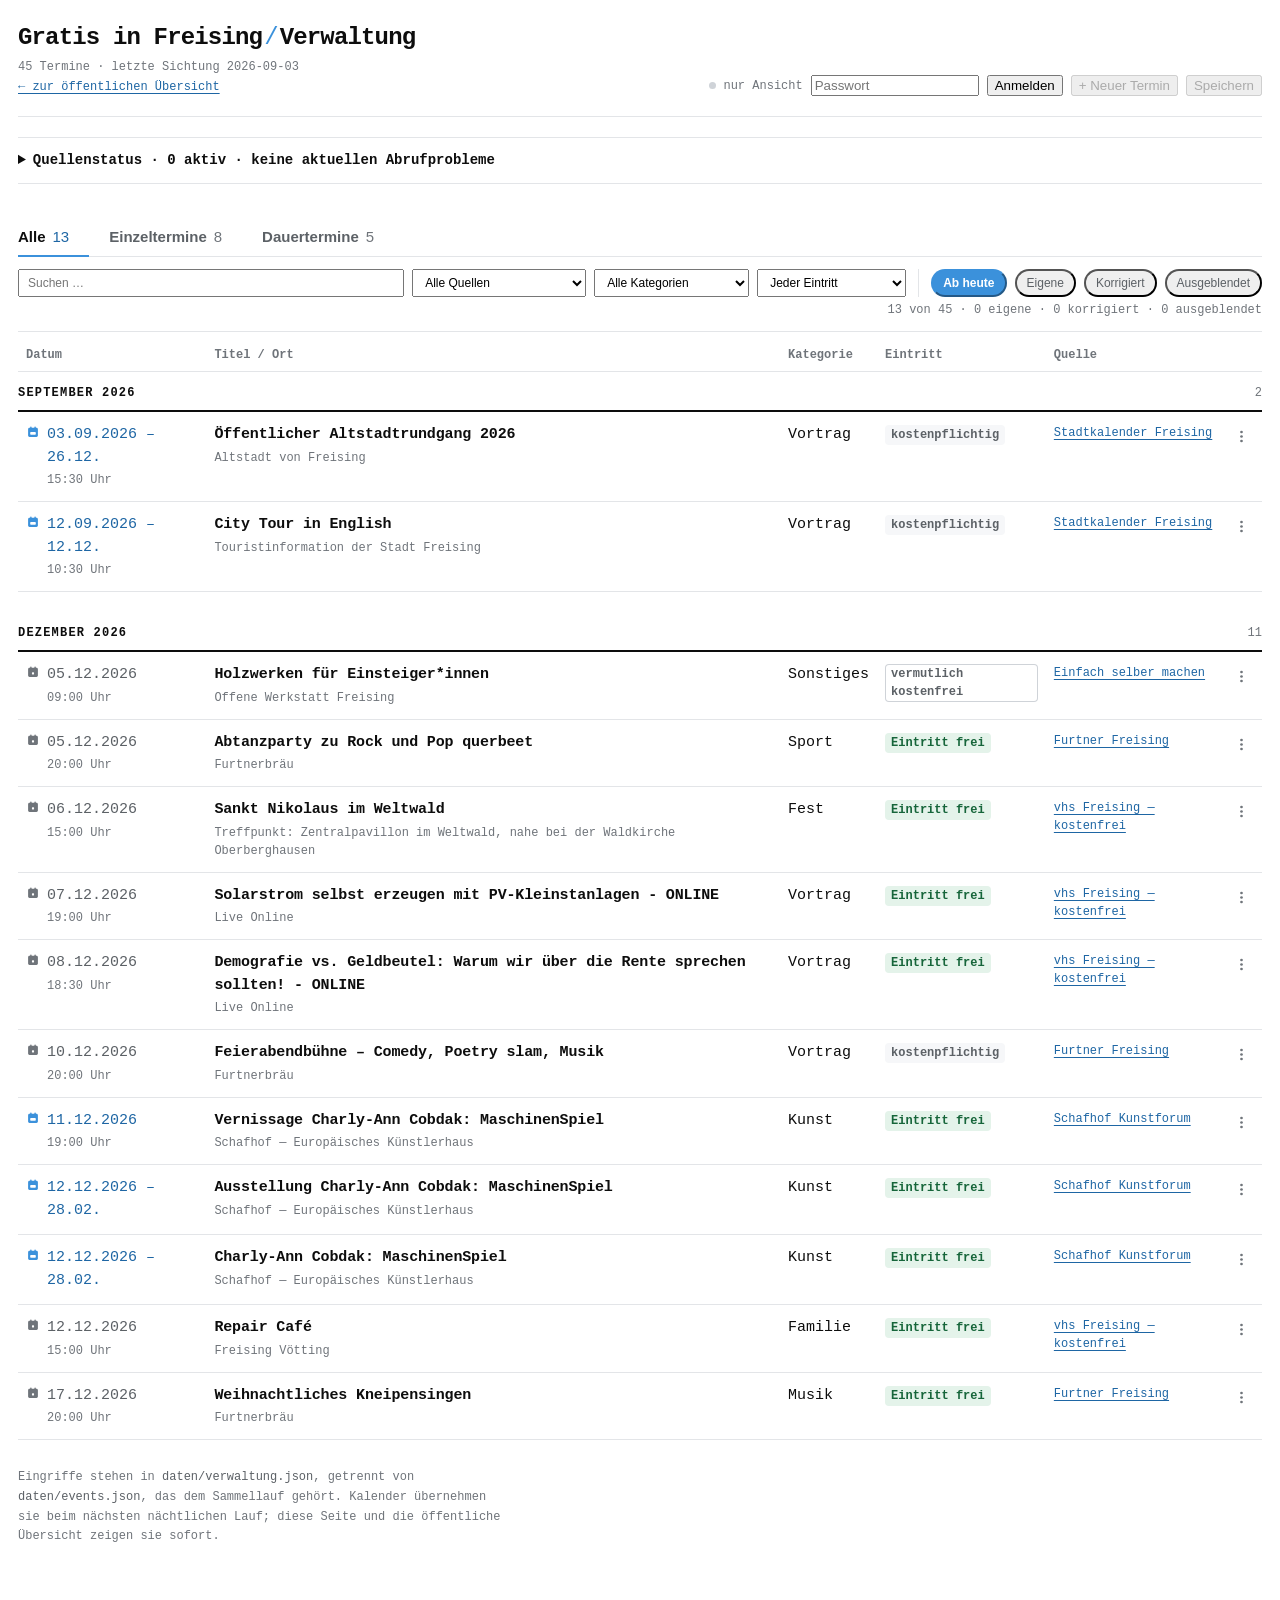
<file: verwaltung.html>
<!doctype html>
<html lang="de">
<head>
<meta charset="utf-8">
<meta name="viewport" content="width=device-width, initial-scale=1">
<meta name="robots" content="noindex, nofollow">
<title>Verwaltung — Gratis in Freising</title>
<link rel="stylesheet" href="quellenstatus.css">
<script src="quellenstatus.js" defer></script>
<style>
/* ============================================================
   Schriftbild: Monospace.
   ------------------------------------------------------------
   Nicht als Kostuem fuer "technisch", sondern weil diese Seite fast nur
   aus Daten besteht: Datum, Uhrzeit, Zeitraeume, Zaehler, Kennungen. In
   einer Festbreitenschrift stehen die Ziffern untereinander, und eine
   Spalte laesst sich senkrecht lesen statt Zeile fuer Zeile.

   Keine Schriftdatei im Repo, keine externe Quelle: Das Projekt hat sich
   festgelegt, nichts nachzuladen. Die Kette beginnt mit ui-monospace, was
   auf dem Mac SF Mono bedeutet — eine Schrift mit eigenem Charakter, kein
   Notbehelf. Wer eine unverwechselbare Hausschrift will, muesste eine
   woff2-Datei mit ins Repo legen; das waere moeglich, aber eine eigene
   Entscheidung.
   ============================================================ */
:root {
  /* Vier Schriftgrade im Abstand von je rund 1,25: 12 fuer Beiwerk,
     15 fuer Fliesstext und Bedienung, 19 fuer den Overlay-Titel,
     24 fuer den Seitentitel. Den Platz, den der groessere Fliesstext
     kostet, holt die abgeschaffte Status-Spalte wieder herein. */
  --mono: ui-monospace, SFMono-Regular, "SF Mono", Menlo, Consolas,
          "Liberation Mono", "Courier New", monospace;

  /* Zwei Farben tragen die Seite: #3b91db und Schwarz. Der Rest ist Grau.
     #3b91db erreicht auf Weiss nur 3,36:1 — genug fuer Flaechen und Rahmen
     (noetig sind 3,0), nicht fuer kleine Schrift (noetig sind 4,5). Deshalb
     drei Abstufungen statt einer. */
  --haupt: #3b91db;        /* Marke: Flaechen, Kanten, aktive Zustaende */
  --haupt-text: #1e66a4;   /* Links und kleine Schrift auf Hell — 6,0:1 */
  --haupt-satt: #2376be;   /* gefuellte Knoepfe, weisse Schrift — 4,8:1 */
  --haupt-hell: #e9f1fa; --haupt-rand: #b9d7f0;

  --grund: #ffffff; --text: #0d0d0d; --leise: #5c6166; --leiser: #6f747a;
  --linie: #e3e5e8; --linie-satt: #cfd3d8; --kasten: #f6f7f9;
  --gruen: #16653a; --gruen-hell: #e4f3ea; --gelb: #6f5300; --gelb-hell: #fdf1cf;
  --rot: #9c4218; --rot-hell: #fae8de;

  /* Abstaende auf einer Viererbasis. Rhythmus entsteht aus dem Sprung
     zwischen eng und weit, nicht aus einem Wert ueberall. */
  --s1: 4px; --s2: 8px; --s3: 12px; --s4: 20px; --s5: 32px; --s6: 52px;

  /* Zwei Stufen statt einer: Ein Klappmenue schwebt zwei Millimeter ueber
     der Seite, ein Overlay steht davor. Derselbe weiche Schleier unter
     beiden liesse das kleine Menue haltlos wirken. */
  --schatten-klein: 0 4px 12px -3px rgba(13,13,13,.18), 0 1px 3px rgba(13,13,13,.10);
  --schatten-gross: 0 24px 48px -12px rgba(13,13,13,.30), 0 6px 16px -6px rgba(13,13,13,.14);
  --schwung: cubic-bezier(.16, 1, .3, 1);
}
@media (prefers-color-scheme: dark) {
  :root {
    --haupt: #3b91db; --haupt-text: #7eb6e7; --haupt-satt: #3b91db;
    --haupt-hell: #14293c; --haupt-rand: #29506f;
    --grund: #121417; --text: #eceeef; --leise: #9ba1a7; --leiser:#939aa1;
    --linie: #272b30; --linie-satt: #363b41; --kasten: #191c20;
    --gruen: #7fd6a0; --gruen-hell: #14301e; --gelb: #e2c26b; --gelb-hell: #322a11;
    --rot: #e7a37b; --rot-hell: #32211a;
    --schatten-klein: 0 4px 12px -3px rgba(0,0,0,.6), 0 1px 3px rgba(0,0,0,.5);
    --schatten-gross: 0 24px 48px -12px rgba(0,0,0,.75), 0 6px 16px -6px rgba(0,0,0,.5);
  }
}

* { box-sizing: border-box; }
html { color-scheme: light dark; }
body {
  margin: 0; background: var(--grund); color: var(--text);
  font-family: var(--mono); font-size: 15px; line-height: 1.5;
  font-variant-numeric: tabular-nums; -webkit-text-size-adjust: 100%;
  -webkit-font-smoothing: antialiased;
}

/* Was der Browser selbst zeichnet, gehoert auch zum Entwurf. Auswahl,
   Schreibmarke, Bildlaufleisten und Fokusringe kommen sonst aus keinem
   System — sie sind das Erste, woran man sieht, dass eine Seite
   zusammengesetzt statt gebaut wurde. */
::selection { background: var(--haupt); color: #fff; }
@media (prefers-color-scheme: dark) { ::selection { color: #0b1218; } }
:root { accent-color: var(--haupt); scrollbar-color: var(--linie-satt) transparent; }
::-webkit-scrollbar { width: 11px; height: 11px; }
::-webkit-scrollbar-track { background: transparent; }
::-webkit-scrollbar-thumb {
  background: var(--linie-satt); border-radius: 99px;
  border: 3px solid var(--grund);
}
::-webkit-scrollbar-thumb:hover { background: var(--leiser); }
:focus-visible { outline: 2px solid var(--haupt); outline-offset: 2px; border-radius: 3px; }
a { color: var(--haupt-text); text-underline-offset: 3px; text-decoration-thickness: 1px; }

.huelle { max-width: 1440px; margin: 0 auto; padding: 20px 18px 96px; }

/* ------------------------------------------------------------------
   Kopfleiste. Links wer und woher, rechts was man tun kann. Die beiden
   Knoepfe, die als Einzige Daten veraendern, stehen dauerhaft an
   derselben Stelle — nicht zwischen Filtern, mit denen man nichts
   kaputtmachen kann.
   ------------------------------------------------------------------ */
.leiste {
  display: flex; align-items: flex-end; gap: var(--s4) var(--s5);
  flex-wrap: wrap; padding-bottom: var(--s4);
  border-bottom: 1px solid var(--linie);
}
.wer { display: flex; flex-direction: column; gap: 2px; min-width: 0; }
.wer h1 { font-size: 24px; margin: 0; font-weight: 700; letter-spacing: -.035em; }
.wer h1 b { color: var(--haupt); font-weight: 400; margin: 0 2px; }
.wer .stand { color: var(--leiser); font-size: 12px; }
.wer .weg { font-size: 12px; }

.tun { display: flex; align-items: center; gap: var(--s2); margin-left: auto; flex-wrap: wrap; }
.tun input[type=password] { width: 168px; }

/* Die Anmeldung ist ein Zustand, kein Abschnitt. Angemeldet schrumpft sie
   auf einen Punkt und ein Wort — sie wird einmal benutzt und danach nie
   wieder angesehen. */
.zustand {
  display: inline-flex; align-items: center; gap: 7px;
  font-size: 12px; color: var(--leiser); white-space: nowrap;
}
.zustand::before {
  content: ""; width: 7px; height: 7px; border-radius: 99px;
  background: var(--linie-satt); flex: none;
}
#tuer.offen .zustand { color: var(--haupt-text); }
#tuer.offen .zustand::before { background: var(--haupt); }

/* Reiter */
.reiter { display: flex; gap: 0; border-bottom: 1px solid var(--linie); }
.reiter button {
  border: none; background: none; border-radius: 0;
  padding: var(--s3) var(--s4) 10px 0; margin-right: var(--s4);
  color: var(--leise); font-weight: 700; font-size: 15px;
  border-bottom: 2px solid transparent; margin-bottom: -1px;
}
.reiter button:hover { color: var(--text); }
.reiter button[aria-selected="true"] { color: var(--text); border-bottom-color: var(--haupt); }
.reiter .anzahl { font-weight: 400; color: var(--leiser); margin-left: 7px; }
.reiter button[aria-selected="true"] .anzahl { color: var(--haupt-text); }

/* Reiter und Filter bilden einen Block und bleiben zusammen oben stehen.
   Die Filterzeile ist bewusst zurueckgenommen: Sie grenzt nur ein, sie
   entscheidet nichts. */
.navi { position: sticky; top: 0; z-index: 6; background: var(--grund); margin-top: var(--s5); }
.steuerung {
  padding: var(--s3) 0; display: flex; gap: var(--s1) var(--s2);
  align-items: center; flex-wrap: wrap; border-bottom: 1px solid var(--linie);
}
.steuerung input[type=search] { flex: 1 1 180px; min-width: 0; }
.steuerung select, .steuerung input[type=search] { font-size: 12px; padding: 5px 8px; }
.trenner { width: 1px; align-self: stretch; background: var(--linie); margin: 0 var(--s1); }
.zahl { color: var(--leiser); font-size: 12px; margin-left: auto; white-space: nowrap; }
button.filter { font-size: 12px; padding: 5px 10px; border-radius: 99px; color: var(--leise); }
button.filter[aria-pressed="true"] {
  background: var(--haupt); border-color: var(--haupt); color: #fff; font-weight: 700;
}
@media (prefers-color-scheme: dark) { button.filter[aria-pressed="true"] { color: #0b1218; } }

/* Tabelle */
table { width: 100%; border-collapse: collapse; margin-top: 2px; }
th {
  text-align: left; font-size: 12px; color: var(--leiser); font-weight: 700;
  padding: var(--s3) var(--s2) 7px; white-space: nowrap;
  border-bottom: 1px solid var(--linie);
  /* Der Wert kommt aus der gemessenen Hoehe des Navigationsblocks; eine
     geratene Zahl waere beim ersten Umbruch falsch. */
  position: sticky; top: var(--kopfhoehe, 92px); background: var(--grund); z-index: 4;
  cursor: pointer; user-select: none;
}
th:last-child { cursor: default; }
th:hover { color: var(--text); }
th .pfeil { color: var(--haupt); }
td { padding: var(--s3) var(--s2); border-bottom: 1px solid var(--linie); vertical-align: top; }

/* Monatsgliederung. 117 Zeilen am Stueck sind eine Wand; nach Monaten
   gebrochen wird daraus etwas, das man ueberfliegen kann. Sie erscheint
   nur bei Sortierung nach Datum — bei jeder anderen Reihenfolge waere sie
   eine Behauptung ueber eine Ordnung, die es nicht gibt. */
tr.monat td {
  padding: var(--s5) 0 var(--s2); border-bottom: 2px solid var(--text);
  font-size: 12px; font-weight: 700; letter-spacing: .1em; text-transform: uppercase;
}
tr.monat:first-child td { padding-top: var(--s3); }
tr.monat .wieviele { float: right; font-weight: 400; letter-spacing: 0;
                     text-transform: none; color: var(--leiser); }
tbody tr.monat:hover { background: none; }
tbody tr:hover { background: var(--kasten); }
tr.aus td { opacity: .42; }
tr.aus .titel { text-decoration: line-through; }

/* Dauertermin und Einzeltermin unterscheiden sich durch ein gezeichnetes
   Zeichen vor dem Datum: eine Strecke mit zwei Enden gegen einen einzelnen
   Punkt. Das Symbol sagt, was der Unterschied ist, statt ihn nur zu
   markieren — und es bleibt lesbar, wenn jemand Farben nicht unterscheiden
   kann. */
/* Symbol und Datum stehen nebeneinander, auch wenn der Zeitraum umbricht:
   sonst rutscht das Symbol auf eine eigene Zeile und zeigt auf nichts. */
.datumzeile { display: flex; align-items: flex-start; gap: 7px; }
.art { flex: none; padding-top: 1px; }
.art svg { display: block; width: 14px; height: 14px; }
.art.dauer svg { color: var(--haupt); }
.art.einzel svg { color: var(--leiser); }
tr.dauer td.datum .wann { color: var(--haupt-text); }

/* Der Zeitraum darf umbrechen. Mit nowrap beansprucht die Spalte 181 Pixel,
   und die Tabelle wird breiter als das Fenster — die Seite wuerde seitlich
   scrollen, was sie nie soll. Umgebrochen liest sich der Zeitraum ohnehin
   eher besser. */
td.datum { color: var(--leise); font-size: 15px; }
td.datum .wann { display: inline; }
td.titel-zelle { min-width: 158px; }
.titel { font-weight: 700; letter-spacing: -.01em; }
.unter { color: var(--leiser); font-size: 12px; margin-top: 2px; }

.marke {
  display: inline-block; font-size: 12px; font-weight: 700; padding: 1px 6px;
  border-radius: 4px; background: var(--kasten); color: var(--leise); white-space: nowrap;
}
.marke.frei { background: var(--gruen-hell); color: var(--gruen); }
.marke.spende { background: var(--gelb-hell); color: var(--gelb); }
.marke.vermutlich { background: transparent; color: var(--leise); box-shadow: inset 0 0 0 1px var(--linie-satt); }
.marke.kosten { background: var(--kasten); color: var(--leise); }
.marke.eigen { background: var(--haupt-hell); color: var(--haupt-text); }
.marke.korrigiert { background: var(--gelb-hell); color: var(--gelb); }
.marke.versteckt { background: var(--rot-hell); color: var(--rot); }
.marken { display: flex; flex-wrap: wrap; gap: var(--s1); margin-top: 5px; }

/* In der Tabelle darf die Einstufung umbrechen. "vermutlich kostenfrei"
   sind in Festbreitenschrift rund 165 Pixel, die sonst die ganze Tabelle
   breiter machen als das Fenster. Der Wortlaut bleibt — er kommt aus
   regeln.py und muss ueberall derselbe sein. */
td.eintritt-zelle .marke { white-space: normal; }

/* Drei-Punkte-Menü.
   Die Spalte klebt am rechten Rand. Zwischen etwa 760 und 1100 Pixeln ist
   die Tabelle breiter als das Fenster; ohne diese Verankerung stuende
   ausgerechnet der Knopf, ueber den jede Aktion laeuft, ausserhalb des
   sichtbaren Bereichs. */
td.menue-zelle, th:last-child {
  position: sticky; right: 0; text-align: right; width: 40px;
  background: var(--grund);
}
tbody tr:hover td.menue-zelle { background: var(--kasten); }
button.punkte {
  border: 1px solid transparent; background: none; padding: 4px;
  border-radius: 5px; color: var(--leiser); line-height: 0;
}
button.punkte svg { width: 15px; height: 15px; display: block; }
button.punkte:hover { background: var(--kasten); border-color: var(--linie-satt); color: var(--text); }
button.punkte[aria-expanded="true"] {
  background: var(--haupt-hell); border-color: var(--haupt-rand); color: var(--haupt-text);
}
#menue {
  position: absolute; z-index: 20; min-width: 210px; padding: 4px;
  background: var(--grund); border: 1px solid var(--linie-satt);
  border-radius: 8px; box-shadow: var(--schatten-klein);
  animation: aufklappen .16s var(--schwung);
}
#menue[hidden] { display: none; }
#menue button {
  display: block; width: 100%; text-align: left; border: 1px solid transparent;
  background: none; padding: 7px 9px; border-radius: 5px; font-size: 15px;
}
#menue button:hover { background: var(--kasten); border-color: transparent; }
#menue hr { border: none; border-top: 1px solid var(--linie); margin: 4px 2px; }
@keyframes aufklappen { from { opacity: 0; transform: translateY(-4px); } }

/* Overlay. Der eine gestaltete Moment der Seite: Der Kasten kommt aus der
   Tiefe nach vorn und der Hintergrund tritt zurueck. Sonst bewegt sich
   nichts — verstreute Effekte wuerden diesen einen entwerten. */
dialog {
  border: none; border-radius: 12px; padding: 0; color: var(--text);
  background: var(--grund); box-shadow: var(--schatten-gross);
  width: min(900px, 94vw); max-height: 90vh;
}
dialog[open] { animation: hervor .34s var(--schwung); }
dialog[open]::backdrop { animation: verdunkeln .34s var(--schwung); }
dialog::backdrop { background: rgba(9,11,13,.5); backdrop-filter: blur(3px); }
@keyframes hervor {
  from { opacity: 0; transform: scale(.965) translateY(10px); filter: blur(3px); }
}
@keyframes verdunkeln { from { opacity: 0; backdrop-filter: blur(0); } }
@media (prefers-reduced-motion: reduce) {
  dialog[open], dialog[open]::backdrop, #menue { animation: none; }
  * { transition-duration: .01ms !important; }
}
dialog .kopf {
  padding: 14px 20px; border-bottom: 1px solid var(--linie);
  display: flex; align-items: baseline; gap: 10px; flex-wrap: wrap;
  position: sticky; top: 0; background: var(--grund); border-radius: 12px 12px 0 0;
}
dialog .kopf h2 { margin: 0; font-size: 19px; font-weight: 700; letter-spacing: -.01em; }
dialog .kopf .quelle { color: var(--leiser); font-size: 12px; margin-left: auto; }
dialog .rumpf { padding: 18px 20px; overflow-y: auto; max-height: calc(90vh - 124px); }
dialog .fuss {
  padding: 12px 20px; border-top: 1px solid var(--linie);
  display: flex; gap: 8px; align-items: center; flex-wrap: wrap;
  position: sticky; bottom: 0; background: var(--grund); border-radius: 0 0 12px 12px;
}
dialog .fuss .hinweis { color: var(--leiser); font-size: 12px; flex: 1 1 200px; }
.felder { display: grid; grid-template-columns: repeat(auto-fit, minmax(210px, 1fr)); gap: 13px 16px; }
.feld { display: flex; flex-direction: column; gap: 4px; }
.feld > span { font-size: 12px; color: var(--leiser); font-weight: 700; }
.feld.breit { grid-column: 1 / -1; }
.feld.geaendert > span::after {
  content: "geändert"; color: var(--gelb); background: var(--gelb-hell);
  border-radius: 4px; padding: 0 5px; margin-left: 6px; font-size: 12px; font-weight: 700;
}

.fuss-text { margin-top: 28px; color: var(--leiser); font-size: 12px; max-width: 68ch; line-height: 1.65; }
.fuss-text code { color: var(--leise); }
.meldung { padding: 9px 12px; border-radius: 7px; margin: 10px 0; font-size: 15px; }
.meldung.gut { background: var(--haupt-hell); color: var(--haupt-text); }
.meldung.schlecht { background: var(--rot-hell); color: var(--rot); }
.leer { padding: 40px 0; text-align: center; color: var(--leiser); }

/* ------------------------------------------------------------
   Handy. Der interne Bereich wird ausdruecklich auch unterwegs
   benutzt, deshalb keine Tabelle zum Querscrollen, sondern
   gestapelte Bloecke: Titel oben, darunter Datum und Einstufung,
   die Punkte oben rechts an fester Stelle.
   ------------------------------------------------------------ */
/* Umschaltpunkt gemessen, nicht geraten: Die Tabelle braucht bei 15px
   Fliesstext mindestens 918 Pixel. Darunter wird gestapelt — sonst laeuft
   sie seitlich hinaus, und genau der Knopf, ueber den jede Aktion geht,
   steht ausserhalb des Bildes. */
@media (max-width: 960px) {
  .huelle { padding: 14px 12px 80px; }
  thead { display: none; }
  table, tbody, tr, td { display: block; }
  tr {
    position: relative; padding: 12px 44px 12px 0;
    border-bottom: 1px solid var(--linie);
    display: flex; flex-wrap: wrap; align-items: baseline; gap: 3px 10px;
  }
  td { border: none; padding: 0; }
  td.titel-zelle { flex: 1 1 100%; min-width: 0; }
  td.datum { order: 2; font-size: 12px; }
  td.kat-zelle, td.eintritt-zelle { order: 3; }
  td.kat-zelle { color: var(--leiser); font-size: 12px; }
  td.quelle-zelle { order: 4; flex: 0 1 auto; }
  td.menue-zelle, th:last-child {
    position: absolute; top: 8px; right: 0; width: auto; background: none;
  }
  .leiste { align-items: stretch; gap: var(--s3); padding-bottom: var(--s3); }
  .wer h1 { font-size: 19px; }
  .tun { margin-left: 0; }
  .tun input[type=password] { flex: 1 1 120px; width: auto; }
  #neu, #speichern { flex: 1 1 auto; }
  .navi { margin-top: var(--s4); }
  .steuerung { gap: var(--s1); padding: var(--s2) 0; }
  .trenner { display: none; }
  tr.monat td { padding: var(--s4) 0 var(--s1); }
  .steuerung input[type=search] { flex: 1 1 100%; }
  .reiter button { flex: 1; padding: 9px 6px; text-align: center; font-size: 15px; }
  .zahl { margin-left: 0; flex: 1 1 100%; white-space: normal; line-height: 1.4; }
  dialog { width: 100vw; max-width: 100vw; max-height: 100vh; height: 100vh; border-radius: 0; }
  dialog .kopf, dialog .fuss { border-radius: 0; }
  dialog .rumpf { max-height: calc(100vh - 120px); }
  .felder { grid-template-columns: 1fr; }
}
</style>
</head>
<body>

<!-- Gezeichnete Symbole, ein Strichgewicht, aus dem Textfluss genommen.
     Unicode-Zeichen wie "⋯" oder Emoji waeren hier ein Notbehelf: Sie
     wechseln je nach Betriebssystem Form, Gewicht und Groesse. -->
<svg width="0" height="0" style="position:absolute" aria-hidden="true" focusable="false">
  <!-- Kalendersymbole nach Font Awesome Free v7 (CC BY 4.0, Fonticons Inc.,
       https://fontawesome.com/license/free). Der Rahmen ist bei beiden
       derselbe; nur die Fuellung sagt, worum es geht: ein breiter Balken
       fuer einen Zeitraum, ein einzelnes Feld fuer den einen Tag. Zwei
       Zeichen aus einem System statt zweier fremder. -->
  <symbol id="i-spanne" viewBox="0 0 640 640">
    <path fill="currentColor" fill-rule="evenodd" d="M224 64C241.7 64 256 78.3 256 96L256 128L384 128L384 96C384 78.3 398.3 64 416 64C433.7 64 448 78.3 448 96L448 128L480 128C515.3 128 544 156.7 544 192L544 480C544 515.3 515.3 544 480 544L160 544C124.7 544 96 515.3 96 480L96 192C96 156.7 124.7 128 160 128L192 128L192 96C192 78.3 206.3 64 224 64zM224 320C206.3 320 192 334.3 192 352L192 416C192 433.7 206.3 448 224 448L416 448C433.7 448 448 433.7 448 416L448 352C448 334.3 433.7 320 416 320L224 320z"/>
  </symbol>
  <symbol id="i-punkt" viewBox="0 0 640 640">
    <path fill="currentColor" fill-rule="evenodd" d="M224 64C241.7 64 256 78.3 256 96L256 128L384 128L384 96C384 78.3 398.3 64 416 64C433.7 64 448 78.3 448 96L448 128L480 128C515.3 128 544 156.7 544 192L544 480C544 515.3 515.3 544 480 544L160 544C124.7 544 96 515.3 96 480L96 192C96 156.7 124.7 128 160 128L192 128L192 96C192 78.3 206.3 64 224 64zM292 336L348 336A20 20 0 0 1 368 356L368 412A20 20 0 0 1 348 432L292 432A20 20 0 0 1 272 412L272 356A20 20 0 0 1 292 336z"/>
  </symbol>
  <symbol id="i-mehr" viewBox="0 0 16 16" fill="currentColor">
    <circle cx="8" cy="3.2" r="1.45"/><circle cx="8" cy="8" r="1.45"/>
    <circle cx="8" cy="12.8" r="1.45"/>
  </symbol>
</svg>

<div class="huelle">

<header class="leiste">
  <div class="wer">
    <h1>Gratis in Freising<b>/</b>Verwaltung</h1>
    <span class="stand" id="stand"></span>
    <a class="weg" href="index.html">← zur öffentlichen Übersicht</a>
  </div>
  <div class="tun" id="tuer">
    <span class="zustand" id="tuer-text">nur Ansicht</span>
    <input type="password" id="passwort" placeholder="Passwort" autocomplete="current-password">
    <button id="anmelden">Anmelden</button>
    <button id="neu" class="wichtig" disabled>+ Neuer Termin</button>
    <button id="speichern" class="wichtig" disabled>Speichern</button>
  </div>
</header>
<details class="quellenstatus" data-quellenstatus><summary>Quellenstatus</summary>
  <p>Für die Quellenübersicht bitte JavaScript aktivieren. <a href="daten/quellen-status.json">Abrufdaten ansehen</a>.</p>
</details>

<div id="meldung"></div>

<div class="navi">
  <div class="reiter" role="tablist">
    <button role="tab" data-reiter="alle" aria-selected="true">Alle<span class="anzahl" id="n-alle"></span></button>
    <button role="tab" data-reiter="einzel" aria-selected="false">Einzeltermine<span class="anzahl" id="n-einzel"></span></button>
    <button role="tab" data-reiter="dauer" aria-selected="false">Dauertermine<span class="anzahl" id="n-dauer"></span></button>
  </div>
  <div class="steuerung">
    <input type="search" id="suche" placeholder="Suchen …">
    <select id="quelle"><option value="">Alle Quellen</option></select>
    <select id="kategorie"><option value="">Alle Kategorien</option></select>
    <select id="eintritt">
      <option value="">Jeder Eintritt</option>
      <option value="frei">Eintritt frei</option>
      <option value="spende">Spende</option>
      <option value="vermutlich">vermutlich kostenfrei</option>
      <option value="kosten">kostenpflichtig</option>
    </select>
    <span class="trenner"></span>
    <button class="filter" id="f-kommend" aria-pressed="true">Ab heute</button>
    <button class="filter" id="f-eigen" aria-pressed="false">Eigene</button>
    <button class="filter" id="f-korr" aria-pressed="false">Korrigiert</button>
    <button class="filter" id="f-aus" aria-pressed="false">Ausgeblendet</button>
    <span class="zahl" id="zahl"></span>
  </div>
</div>

<table>
  <thead><tr>
    <th data-sortier="beginn">Datum</th>
    <th data-sortier="titel">Titel / Ort</th>
    <th data-sortier="kategorie">Kategorie</th>
    <th data-sortier="eintritt">Eintritt</th>
    <th data-sortier="quelle_name">Quelle</th>
    <th></th>
  </tr></thead>
  <tbody id="rumpf"></tbody>
</table>
<div class="leer" id="leer" hidden>Nichts gefunden.</div>

<div id="menue" hidden role="menu"></div>

<dialog id="werkbank">
  <form method="dialog">
    <div class="kopf">
      <h2 id="wb-titel">Bearbeiten</h2>
      <span class="quelle" id="wb-quelle"></span>
    </div>
    <div class="rumpf"><div class="felder" id="wb-felder"></div></div>
    <div class="fuss">
      <button type="button" class="wichtig" id="wb-uebernehmen">Übernehmen</button>
      <button type="button" id="wb-abbrechen">Abbrechen</button>
      <span class="hinweis" id="wb-hinweis"></span>
    </div>
  </form>
</dialog>

<p class="fuss-text">
  Eingriffe stehen in <code>daten/verwaltung.json</code>, getrennt von
  <code>daten/events.json</code>, das dem Sammellauf gehört. Kalender
  übernehmen sie beim nächsten nächtlichen Lauf; diese Seite und die
  öffentliche Übersicht zeigen sie sofort.
</p>

</div>
<script>
/* ================================================================
   Optionaler Verwaltungs-Worker für das Speichern manueller Eingriffe.
   ================================================================ */
const MELDESTELLE = "";

const LEER = { stand: null, eigene: [], korrekturen: {}, ausgeblendet: {} };
const KORRIGIERBAR = ["titel", "beginn", "ende", "ganztaegig", "ort_name",
  "ort_adresse", "veranstalter", "beschreibung", "kategorie", "zielgruppe",
  "besonderheit", "eintritt", "dauertermin", "ausgebucht", "anmeldung_noetig",
  "quelle_url", "status"];

let ROH = [];            // was die Quellen liefern
let V = structuredClone(LEER);
let SHA = null, PASSWORT = null, SCHMUTZIG = false;
let REITER = "alle";     // alle | einzel | dauer
let BEARBEITET = null;   // ID des Termins im Overlay
let SORT = { feld: "beginn", ab: true };

const $ = (w) => document.querySelector(w);
const esc = (t) => String(t ?? "").replace(/[&<>"']/g,
  (c) => ({ "&": "&amp;", "<": "&lt;", ">": "&gt;", '"': "&quot;", "'": "&#39;" }[c]));

/* --- Regeln, deckungsgleich mit scripts/regeln.py ---------------- */
function anzeige(ev) {
  if (ev.manuell_bestaetigt)
    return { frei: "frei", spende: "spende", kostenpflichtig: "kosten" }[ev.eintritt] || "vermutlich";
  if (ev.eintritt === "kostenpflichtig") return "kosten";
  if ((ev.eintritt === "frei" || ev.eintritt === "spende") && ev.eintritt_confidence === "hoch")
    return ev.eintritt === "frei" ? "frei" : "spende";
  return "vermutlich";
}
const BESCHRIFTUNG = { frei: "Eintritt frei", spende: "Spende erbeten",
                       vermutlich: "vermutlich kostenfrei", kosten: "kostenpflichtig" };

/* --- Verwaltung anwenden, deckungsgleich mit scripts/verwaltung.py -
   Ausblenden, korrigieren, eigene anhängen — in dieser Reihenfolge.
   Anders als dort wird hier nichts entfernt: Ausgeblendetes bleibt in der
   Liste und wird markiert, sonst könnten Sie es nie zurückholen. ---- */
function zusammenfuehren() {
  const liste = ROH.map((ev) => {
    const k = V.korrekturen[ev.id];
    let e = ev;
    if (k) {
      e = { ...ev };
      for (const feld of KORRIGIERBAR) if (feld in k) e[feld] = k[feld];
      // Nur eine ausdrückliche Preiskorrektur macht aus "vermutlich
      // kostenfrei" ein "Eintritt frei" — siehe scripts/verwaltung.py.
      if ("eintritt" in k) e.manuell_bestaetigt = true;
      e._korrigiert = true;
    }
    if (V.ausgeblendet[ev.id]) e = { ...e, _versteckt: true };
    return e;
  });
  const da = new Set(liste.map((e) => e.id));
  for (const ev of V.eigene) {
    if (da.has(ev.id)) continue;
    liste.push({ ...ev, manuell_bestaetigt: true, _eigen: true,
                 _versteckt: !!V.ausgeblendet[ev.id] });
  }
  return liste;
}

/* --- ID wie scripts/event_id.py --------------------------------- */
const UMLAUTE = { "ä": "ae", "ö": "oe", "ü": "ue", "ß": "ss" };
function normalisieren(t) {
  t = String(t ?? "").toLowerCase();
  for (const [u, e] of Object.entries(UMLAUTE)) t = t.split(u).join(e);
  t = t.normalize("NFKD").replace(/[̀-ͯ]/g, "");
  return [...t].filter((c) => /\p{L}|\p{N}/u.test(c)).join("");
}
async function eventId(titel, datum, ort) {
  const roh = `${normalisieren(titel)}|${String(datum ?? "").slice(0, 10)}|${normalisieren(ort)}`;
  const h = await crypto.subtle.digest("SHA-1", new TextEncoder().encode(roh));
  return [...new Uint8Array(h)].map((b) => b.toString(16).padStart(2, "0")).join("").slice(0, 16);
}

/* --- Anzeige ----------------------------------------------------- */
function melde(text, gut = true) {
  $("#meldung").innerHTML = text
    ? `<div class="meldung ${gut ? "gut" : "schlecht"}">${esc(text)}</div>` : "";
  if (text && gut) setTimeout(() => {
    if ($("#meldung").textContent.trim() === text) $("#meldung").innerHTML = ""; }, 6000);
}
function datumText(ev) {
  const a = (ev.beginn || "").slice(0, 10), b = (ev.ende || "").slice(0, 10);
  // "00:00" ist keine Uhrzeit, sondern eine fehlende — Quellen setzen sie,
  // wenn auf der Seite keine stand. Als Angabe wäre sie eine Falschaussage.
  let zeit = ev.ganztaegig ? "" : (ev.beginn || "").slice(11, 16);
  if (zeit === "00:00") zeit = "";
  const tag = a ? a.slice(8, 10) + "." + a.slice(5, 7) + "." + a.slice(0, 4) : "—";
  const bis = b && b !== a ? ` – ${b.slice(8, 10)}.${b.slice(5, 7)}.` : "";
  // Die Uhrzeit unter das Datum, nicht daneben: In einer Zeile zwingt sie
  // die Spalte auf die volle Breite von "18.05.2026 – 18.10. 10:00", und
  // die Tabelle wird damit breiter als das Fenster.
  return tag + bis + (zeit ? `<div class="unter">${zeit} Uhr</div>` : "");
}

function passt(ev) {
  if (REITER === "einzel" && ev.dauertermin) return false;
  if (REITER === "dauer" && !ev.dauertermin) return false;

  const s = $("#suche").value.trim().toLowerCase();
  if (s && ![ev.titel, ev.ort_name, ev.beschreibung, ev.veranstalter, ev.quelle_name]
        .some((f) => String(f ?? "").toLowerCase().includes(s))) return false;
  if ($("#quelle").value && ev.quelle_name !== $("#quelle").value) return false;
  if ($("#kategorie").value && ev.kategorie !== $("#kategorie").value) return false;
  if ($("#eintritt").value && anzeige(ev) !== $("#eintritt").value) return false;

  const an = (w) => $(w).getAttribute("aria-pressed") === "true";
  if (an("#f-eigen") && !ev._eigen) return false;
  if (an("#f-korr") && !ev._korrigiert) return false;
  if (an("#f-aus") && !ev._versteckt) return false;
  if (an("#f-kommend")) {
    const heute = new Date().toISOString().slice(0, 10);
    const letzter = ((ev.ende || ev.beginn || "").slice(0, 10)) || "0000";
    if (letzter < heute) return false;
  }
  return true;
}

function zeichnen() {
  const alle = zusammenfuehren();
  const sicht = alle.filter(passt).sort((a, b) => {
    const f = SORT.feld;
    const x = String((f === "eintritt" ? anzeige(a) : a[f]) ?? "");
    const y = String((f === "eintritt" ? anzeige(b) : b[f]) ?? "");
    return (x < y ? -1 : x > y ? 1 : 0) * (SORT.ab ? 1 : -1);
  });

  const rumpf = $("#rumpf");
  rumpf.innerHTML = "";

  // Wie viele Termine je Monat? Wird in der Monatszeile mitgeschrieben,
  // damit man die Groesse eines Abschnitts sieht, bevor man ihn liest.
  const proMonat = {};
  for (const ev of sicht) {
    const m = (ev.beginn || "").slice(0, 7);
    if (m) proMonat[m] = (proMonat[m] || 0) + 1;
  }
  const MONATE = ["Januar", "Februar", "März", "April", "Mai", "Juni", "Juli",
                  "August", "September", "Oktober", "November", "Dezember"];
  let letzterMonat = null;

  for (const ev of sicht) {
    // Nur bei Sortierung nach Datum: Sonst behauptete die Gliederung eine
    // Ordnung, nach der gar nicht sortiert wird.
    const monat = (ev.beginn || "").slice(0, 7);
    if (SORT.feld === "beginn" && monat && monat !== letzterMonat) {
      letzterMonat = monat;
      const kopf = document.createElement("tr");
      kopf.className = "monat";
      const name = `${MONATE[+monat.slice(5, 7) - 1]} ${monat.slice(0, 4)}`;
      kopf.innerHTML = `<td colspan="6">${esc(name)}`
        + `<span class="wieviele">${proMonat[monat]}</span></td>`;
      rumpf.appendChild(kopf);
    }

    const zeile = document.createElement("tr");
    zeile.className = [ev.dauertermin ? "dauer" : "", ev._versteckt ? "aus" : ""]
                        .filter(Boolean).join(" ");
    const a = anzeige(ev);
    const marken = [
      ev._eigen ? '<span class="marke eigen">eigen</span>' : "",
      ev._korrigiert ? '<span class="marke korrigiert">korrigiert</span>' : "",
      ev._versteckt ? '<span class="marke versteckt">ausgeblendet</span>' : "",
      ev.ausgebucht ? '<span class="marke">ausgebucht</span>' : "",
    ].filter(Boolean).join(" ");
    const art = ev.dauertermin
      ? '<span class="art dauer" title="Dauertermin"><svg><use href="#i-spanne"/></svg></span>'
      : '<span class="art einzel" title="Einzeltermin"><svg><use href="#i-punkt"/></svg></span>';
    zeile.innerHTML = `
      <td class="datum"><div class="datumzeile">${art}<span class="wann">${datumText(ev)}</span></div></td>
      <td class="titel-zelle">
        <div class="titel">${esc(ev.titel)}</div>
        <div class="unter">${esc(ev.ort_name || "Ort unbekannt")}</div>
        ${marken ? `<div class="marken">${marken}</div>` : ""}
      </td>
      <td class="kat-zelle">${esc(ev.kategorie || "—")}</td>
      <td class="eintritt-zelle"><span class="marke ${a}">${BESCHRIFTUNG[a]}</span></td>
      <td class="quelle-zelle unter">${ev.quelle_url
          ? `<a href="${esc(ev.quelle_url)}" target="_blank" rel="noopener">${esc(ev.quelle_name || "Quelle")}</a>`
          : esc(ev.quelle_name || "—")}</td>
      <td class="menue-zelle">
        <button class="punkte" data-menue="${esc(ev.id)}" aria-haspopup="menu"
                aria-expanded="false" aria-label="Mehr zu ${esc(ev.titel)}">
          <svg><use href="#i-mehr"/></svg></button>
      </td>`;
    rumpf.appendChild(zeile);
  }
  $("#leer").hidden = sicht.length > 0;

  // Reiterzahlen zaehlen alles ausser dem Reiter selbst mit, damit sichtbar
  // bleibt, was hinter den anderen liegt.
  const ohneReiter = (pruef) => {
    const merk = REITER; REITER = "alle";
    const n = alle.filter((e) => passt(e) && pruef(e)).length;
    REITER = merk; return n;
  };
  $("#n-alle").textContent = ohneReiter(() => true);
  $("#n-einzel").textContent = ohneReiter((e) => !e.dauertermin);
  $("#n-dauer").textContent = ohneReiter((e) => e.dauertermin);

  $("#zahl").textContent =
    `${sicht.length} von ${alle.length} · ${V.eigene.length} eigene · `
    + `${Object.keys(V.korrekturen).length} korrigiert · `
    + `${Object.keys(V.ausgeblendet).length} ausgeblendet`;
  $("#speichern").disabled = !SCHMUTZIG || !PASSWORT;
  $("#speichern").textContent = SCHMUTZIG ? "Speichern *" : "Speichern";
}

/* --- Drei-Punkte-Menü -------------------------------------------- */
function menueSchliessen() {
  $("#menue").hidden = true;
  for (const k of document.querySelectorAll(".punkte[aria-expanded='true']"))
    k.setAttribute("aria-expanded", "false");
}
function menueOeffnen(knopf, id) {
  const ev = zusammenfuehren().find((e) => e.id === id);
  if (!ev) return;
  const eintraege = [
    `<button data-tun="bearbeiten" data-id="${esc(id)}">Bearbeiten …</button>`,
    ev._korrigiert
      ? `<button data-tun="zuruecksetzen" data-id="${esc(id)}">Korrektur verwerfen</button>` : "",
    "<hr>",
    ev._versteckt
      ? `<button data-tun="zeigen" data-id="${esc(id)}">Wieder einblenden</button>`
      : `<button data-tun="verstecken" data-id="${esc(id)}">Ausblenden …</button>`,
    ev._eigen
      ? `<button class="gefahr" data-tun="loeschen" data-id="${esc(id)}">Endgültig löschen …</button>` : "",
  ].filter(Boolean).join("");
  const m = $("#menue");
  m.innerHTML = eintraege;
  m.hidden = false;
  const k = knopf.getBoundingClientRect();
  // Nach links ausrichten, damit das Menü am rechten Rand nicht hinausläuft.
  m.style.top = `${window.scrollY + k.bottom + 4}px`;
  m.style.left = `${window.scrollX + Math.max(8, k.right - m.offsetWidth)}px`;
  knopf.setAttribute("aria-expanded", "true");
  m.querySelector("button")?.focus();
}

/* --- Overlay ------------------------------------------------------ */
const FELDER = [
  ["titel", "Titel", "text"], ["beginn", "Beginn", "datetime-local"],
  ["ende", "Ende", "datetime-local"], ["ort_name", "Ort", "text"],
  ["kategorie", "Kategorie", "text"], ["veranstalter", "Veranstalter", "text"],
  ["eintritt", "Eintritt", "auswahl"], ["ganztaegig", "Ganztägig", "ja"],
  ["dauertermin", "Dauertermin", "ja"], ["ausgebucht", "Ausgebucht", "ja"],
  ["quelle_url", "Link", "text"], ["beschreibung", "Beschreibung", "lang"],
];
const EINTRITTSWERTE = ["frei", "spende", "kostenpflichtig", "unklar"];

function werkbankOeffnen(id) {
  const ev = zusammenfuehren().find((e) => e.id === id);
  if (!ev) return;
  BEARBEITET = id;
  const korr = V.korrekturen[id] || {};

  const eingabe = (feld, art) => {
    const wert = ev[feld];
    const n = `data-feld="${feld}"`;
    if (art === "ja")
      return `<select ${n}><option value="nein"${!wert ? " selected" : ""}>nein</option>`
           + `<option value="ja"${wert ? " selected" : ""}>ja</option></select>`;
    if (art === "auswahl")
      return `<select ${n}>` + EINTRITTSWERTE.map((w) =>
        `<option value="${w}"${wert === w ? " selected" : ""}>${w}</option>`).join("") + "</select>";
    if (art === "lang") return `<textarea ${n}>${esc(wert || "")}</textarea>`;
    if (art === "datetime-local")
      return `<input type="datetime-local" ${n} value="${esc((wert || "").slice(0, 16))}">`;
    return `<input type="text" ${n} value="${esc(wert || "")}">`;
  };

  $("#wb-titel").textContent = ev._eigen ? "Eigener Termin" : "Termin korrigieren";
  $("#wb-quelle").textContent = ev.quelle_name || "";
  $("#wb-hinweis").textContent = ev._eigen
    ? "Änderungen gehen direkt in den Termin."
    : "Nur geänderte Felder werden als Korrektur gespeichert; der Rest kommt weiter aus der Quelle.";
  $("#wb-felder").innerHTML = FELDER.map(([feld, name, art]) => `
    <div class="feld ${art === "lang" ? "breit" : ""} ${feld in korr ? "geaendert" : ""}">
      <span>${name}</span>${eingabe(feld, art)}
    </div>`).join("");
  $("#werkbank").showModal();
  $("#wb-felder input")?.focus();
}

function ausWerkbank() {
  const werte = {};
  for (const el of document.querySelectorAll("#wb-felder [data-feld]")) {
    const feld = el.dataset.feld;
    let w = el.value;
    if (el.tagName === "SELECT" && (w === "ja" || w === "nein")) w = (w === "ja");
    else if (el.type === "datetime-local") w = w ? w + ":00" : null;
    else if (typeof w === "string") { w = w.trim(); if (w === "") w = null; }
    werte[feld] = w;
  }
  return werte;
}

async function uebernehmen(id) {
  const werte = ausWerkbank();
  const eigen = V.eigene.find((e) => e.id === id);
  if (eigen) {
    Object.assign(eigen, werte);
    // Die ID muss aus Titel, Datum und Ort folgen — genau so rechnet sie der
    // Sammellauf aus (scripts/event_id.py). Bliebe die vom Anlegen stehen,
    // wäre sie nach der ersten Umbenennung eine andere als die, die eine
    // Quelle für dieselbe Veranstaltung erzeugt, und beide stünden im
    // Kalender nebeneinander.
    const neueId = await eventId(eigen.titel, eigen.beginn, eigen.ort_name || "");
    if (neueId !== eigen.id) {
      if (V.ausgeblendet[eigen.id]) {
        V.ausgeblendet[neueId] = V.ausgeblendet[eigen.id];
        delete V.ausgeblendet[eigen.id];
      }
      eigen.id = neueId;
    }
  } else {
    const roh = ROH.find((r) => r.id === id);
    const korr = {};
    for (const [feld, wert] of Object.entries(werte)) {
      const alt = roh ? roh[feld] ?? null : null;
      // Nur echte Abweichungen festhalten. Sonst stünde bald bei jedem
      // angesehenen Termin eine Korrektur, die nichts korrigiert.
      if (JSON.stringify(wert) !== JSON.stringify(alt)) korr[feld] = wert;
    }
    if (Object.keys(korr).length) V.korrekturen[id] = korr;
    else delete V.korrekturen[id];
  }
  SCHMUTZIG = true; BEARBEITET = null;
  $("#werkbank").close();
  zeichnen();
}

/* --- Speichern ---------------------------------------------------- */
async function anWorker(nutzlast) {
  if (!MELDESTELLE) throw new Error("Keine Meldestelle eingetragen (const MELDESTELLE in verwaltung.html).");
  const a = await fetch(MELDESTELLE.replace(/\/+$/, "") + "/verwaltung", {
    method: "POST", headers: { "Content-Type": "application/json" },
    body: JSON.stringify({ passwort: PASSWORT, ...nutzlast }),
  });
  const d = await a.json().catch(() => ({}));
  if (!a.ok) { const f = new Error(d.fehler || `HTTP ${a.status}`); f.status = a.status; throw f; }
  return d;
}

async function anmelden() {
  PASSWORT = $("#passwort").value;
  try {
    const d = await anWorker({ aktion: "lesen" });
    if (d.inhalt) V = { ...structuredClone(LEER), ...d.inhalt };
    SHA = d.sha;
    $("#tuer").classList.add("offen");
    $("#tuer-text").textContent = "angemeldet";
    $("#passwort").hidden = true; $("#anmelden").hidden = true;
    $("#neu").disabled = false;
    melde("Angemeldet.");
    zeichnen();
  } catch (f) {
    PASSWORT = null;
    melde(f.status === 401 ? "Passwort falsch." : "Anmeldung fehlgeschlagen: " + f.message, false);
  }
}

async function speichern() {
  V.stand = new Date().toISOString().slice(0, 19);
  try {
    const d = await anWorker({ aktion: "schreiben", inhalt: {
      stand: V.stand, eigene: V.eigene,
      korrekturen: V.korrekturen, ausgeblendet: V.ausgeblendet }, sha: SHA });
    SHA = d.sha; SCHMUTZIG = false;
    melde("Gespeichert. Die öffentliche Übersicht zeigt es sofort, "
        + "Kalender beim nächsten nächtlichen Lauf.");
    zeichnen();
  } catch (f) {
    if (f.status === 409)
      melde("Jemand — vermutlich der nächtliche Lauf — hat die Datei inzwischen "
          + "geändert. Bitte die Seite neu laden; Ihre Änderungen gehen dabei "
          + "verloren, deshalb vorher notieren.", false);
    else melde("Nicht gespeichert: " + f.message, false);
  }
}

/* --- Ereignisse --------------------------------------------------- */
document.addEventListener("click", async (e) => {
  const punkte = e.target.closest("button.punkte");
  if (punkte) {
    const auf = punkte.getAttribute("aria-expanded") === "true";
    menueSchliessen();
    if (!auf) menueOeffnen(punkte, punkte.dataset.menue);
    return;
  }
  const k = e.target.closest("#menue button[data-tun]");
  if (!k) { if (!e.target.closest("#menue")) menueSchliessen(); return; }

  const { tun, id } = k.dataset;
  menueSchliessen();
  if (tun === "bearbeiten") werkbankOeffnen(id);
  else if (tun === "verstecken") {
    const grund = prompt("Warum ausblenden? (z. B. Mittagskarte, Dublette)");
    if (grund === null) return;
    V.ausgeblendet[id] = { grund, wann: new Date().toISOString().slice(0, 10) };
    SCHMUTZIG = true; zeichnen();
  }
  else if (tun === "zeigen") { delete V.ausgeblendet[id]; SCHMUTZIG = true; zeichnen(); }
  else if (tun === "zuruecksetzen") { delete V.korrekturen[id]; SCHMUTZIG = true; zeichnen(); }
  else if (tun === "loeschen") {
    if (!confirm("Diesen selbst angelegten Termin endgültig löschen?")) return;
    V.eigene = V.eigene.filter((x) => x.id !== id);
    delete V.ausgeblendet[id]; SCHMUTZIG = true; zeichnen();
  }
});
document.addEventListener("keydown", (e) => { if (e.key === "Escape") menueSchliessen(); });
// Beim Scrollen bleibt das Menü offen: Es ist am Dokument verankert, nicht
// am Fenster, und wandert mit seiner Zeile mit. Beim Ändern der Fenstergröße
// stimmt die Verankerung nicht mehr — dann zu.
window.addEventListener("resize", menueSchliessen);

$("#wb-uebernehmen").addEventListener("click", () => uebernehmen(BEARBEITET));
$("#wb-abbrechen").addEventListener("click", () => { BEARBEITET = null; $("#werkbank").close(); });

$("#neu").addEventListener("click", async () => {
  const heute = new Date().toISOString().slice(0, 10);
  const ev = {
    id: await eventId("Neuer Termin", heute, ""),
    titel: "Neuer Termin", beginn: heute + "T19:00:00", ende: heute + "T19:00:00",
    ganztaegig: false, ort_name: null, ort_adresse: null, veranstalter: null,
    beschreibung: null, kategorie: "Sonstiges", zielgruppe: "Alle",
    drinnen_draussen: null, anmeldung_noetig: false, ausgebucht: false,
    dauertermin: false, besonderheit: null, anmeldung_url: null, bild_url: null,
    quelle_url: null, quellen_weitere: [], quelle_name: "Von Hand",
    eintritt: "frei", eintritt_beleg: "Von Hand eingetragen.",
    eintritt_confidence: "hoch", status: "aktiv",
    zuerst_gesehen: heute, zuletzt_gesehen: heute, manuell_bestaetigt: true,
  };
  V.eigene.push(ev); SCHMUTZIG = true;
  // Damit der neue Termin nicht sofort hinter einem Reiter oder Filter
  // verschwindet, bevor er überhaupt bearbeitet wurde.
  REITER = "alle";
  for (const r of document.querySelectorAll(".reiter button"))
    r.setAttribute("aria-selected", r.dataset.reiter === "alle" ? "true" : "false");
  for (const w of ["#f-eigen", "#f-korr", "#f-aus"]) $(w).setAttribute("aria-pressed", "false");
  $("#suche").value = "";
  zeichnen();
  werkbankOeffnen(ev.id);
});

$("#anmelden").addEventListener("click", anmelden);
$("#passwort").addEventListener("keydown", (e) => { if (e.key === "Enter") anmelden(); });
$("#speichern").addEventListener("click", speichern);
for (const w of ["#suche", "#quelle", "#kategorie", "#eintritt"])
  $(w).addEventListener("input", zeichnen);
for (const w of ["#f-kommend", "#f-eigen", "#f-korr", "#f-aus"])
  $(w).addEventListener("click", () => {
    const k = $(w); k.setAttribute("aria-pressed", k.getAttribute("aria-pressed") !== "true");
    zeichnen();
  });
for (const r of document.querySelectorAll(".reiter button"))
  r.addEventListener("click", () => {
    REITER = r.dataset.reiter;
    for (const x of document.querySelectorAll(".reiter button"))
      x.setAttribute("aria-selected", x === r ? "true" : "false");
    zeichnen();
  });
for (const th of document.querySelectorAll("th[data-sortier]"))
  th.addEventListener("click", () => {
    const f = th.dataset.sortier;
    SORT = { feld: f, ab: SORT.feld === f ? !SORT.ab : true };
    for (const x of document.querySelectorAll("th[data-sortier]"))
      x.innerHTML = x.innerHTML.replace(/ <span class="pfeil">[▲▼]<\/span>/, "");
    th.innerHTML += ` <span class="pfeil">${SORT.ab ? "▲" : "▼"}</span>`;
    zeichnen();
  });

// Der Tabellenkopf klebt unter dem Navigationsblock. Dessen Hoehe haengt
// davon ab, ob die Filterzeile umbricht — also messen statt raten.
const navi = document.querySelector(".navi");
new ResizeObserver(() => document.documentElement.style
  .setProperty("--kopfhoehe", navi.offsetHeight + "px")).observe(navi);

window.addEventListener("beforeunload", (e) => {
  if (SCHMUTZIG) { e.preventDefault(); e.returnValue = ""; }
});

/* --- Start -------------------------------------------------------- */
Promise.all([
  fetch("daten/events.json", { cache: "no-cache" }).then((a) => a.json()),
  fetch("daten/verwaltung.json", { cache: "no-cache" })
    .then((a) => (a.ok ? a.json() : structuredClone(LEER)))
    .catch(() => structuredClone(LEER)),
]).then(([daten, verw]) => {
  ROH = daten.events || [];
  V = { ...structuredClone(LEER), ...verw };
  // Das jüngste Sichtungsdatum ist kein Laufdatum: Quellen können scheitern.
  const gesehen = ROH.map((e) => e.zuletzt_gesehen).filter(Boolean).sort();
  $("#stand").textContent = `${ROH.length} Termine · letzte Sichtung ${gesehen.at(-1) || "unbekannt"}`;
  for (const [w, feld] of [["#quelle", "quelle_name"], ["#kategorie", "kategorie"]]) {
    for (const wert of [...new Set(ROH.map((e) => e[feld]).filter(Boolean))].sort())
      $(w).insertAdjacentHTML("beforeend", `<option>${esc(wert)}</option>`);
  }
  zeichnen();
}).catch((f) => {
  $("#rumpf").innerHTML =
    `<tr><td colspan="6">Die Daten ließen sich nicht laden (${esc(f.message)}).</td></tr>`;
});
</script>
</body>
</html>
</file>
<file: quellenstatus.css>
.quellenstatus {
  margin: 20px 0; border-block: 1px solid var(--linie);
  font-size: 14px; font-variant-numeric: tabular-nums;
}
.quellenstatus > summary { padding: 12px 0; cursor: pointer; font-weight: 600; }
.quellenstatus > summary:focus-visible { outline: 2px solid var(--blau, var(--haupt)); outline-offset: 3px; }
.quellenstatus[data-probleme="true"] > summary { color: var(--rot); }
.quellenstatus p { max-width: 72ch; margin: 0 0 16px; }
.quellenstatus a { color: var(--blau, var(--haupt-text)); overflow-wrap: anywhere; text-underline-offset: 3px; }
.quellenstatus ul { list-style: none; padding: 0; margin: 0; }
.quellenstatus li { padding: 14px 0; border-top: 1px solid var(--linie); }
.qs-kopf { display: flex; flex-wrap: wrap; gap: 4px 16px; justify-content: space-between; }
.qs-kopf strong { min-width: 0; }
.qs-meta { display: flex; flex-wrap: wrap; gap: 4px 24px; margin-top: 6px; }
.qs-hinweis { margin-top: 6px; overflow-wrap: anywhere; }
.qs-fehler { color: var(--rot); }
.qs-warnung { color: var(--gelb); }
.qs-gut { color: var(--gruen); }
.qs-inaktiv { color: var(--text); }
.quellenstatus .qs-actions { margin: 16px 0; }
@media (max-width: 600px) {
  .qs-meta { display: grid; gap: 4px; }
  .qs-kopf { display: grid; }
}
</file>
